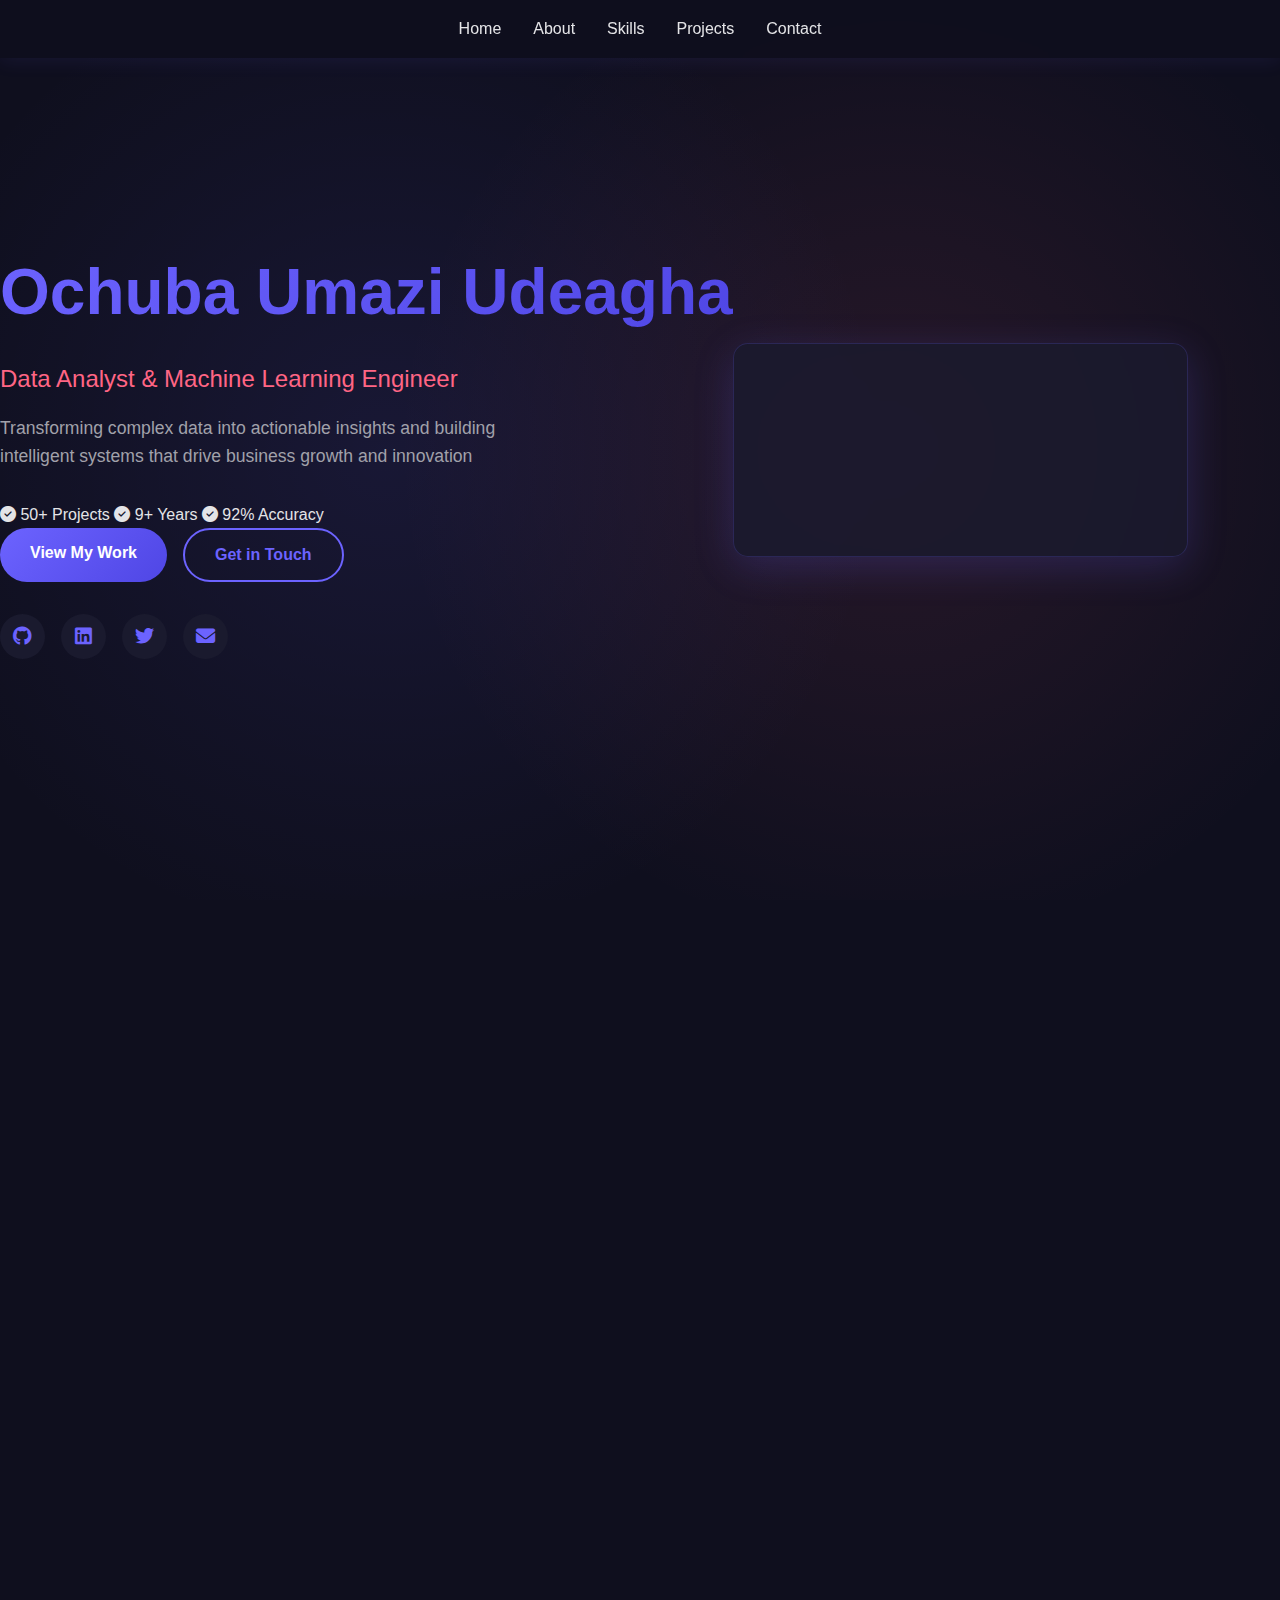
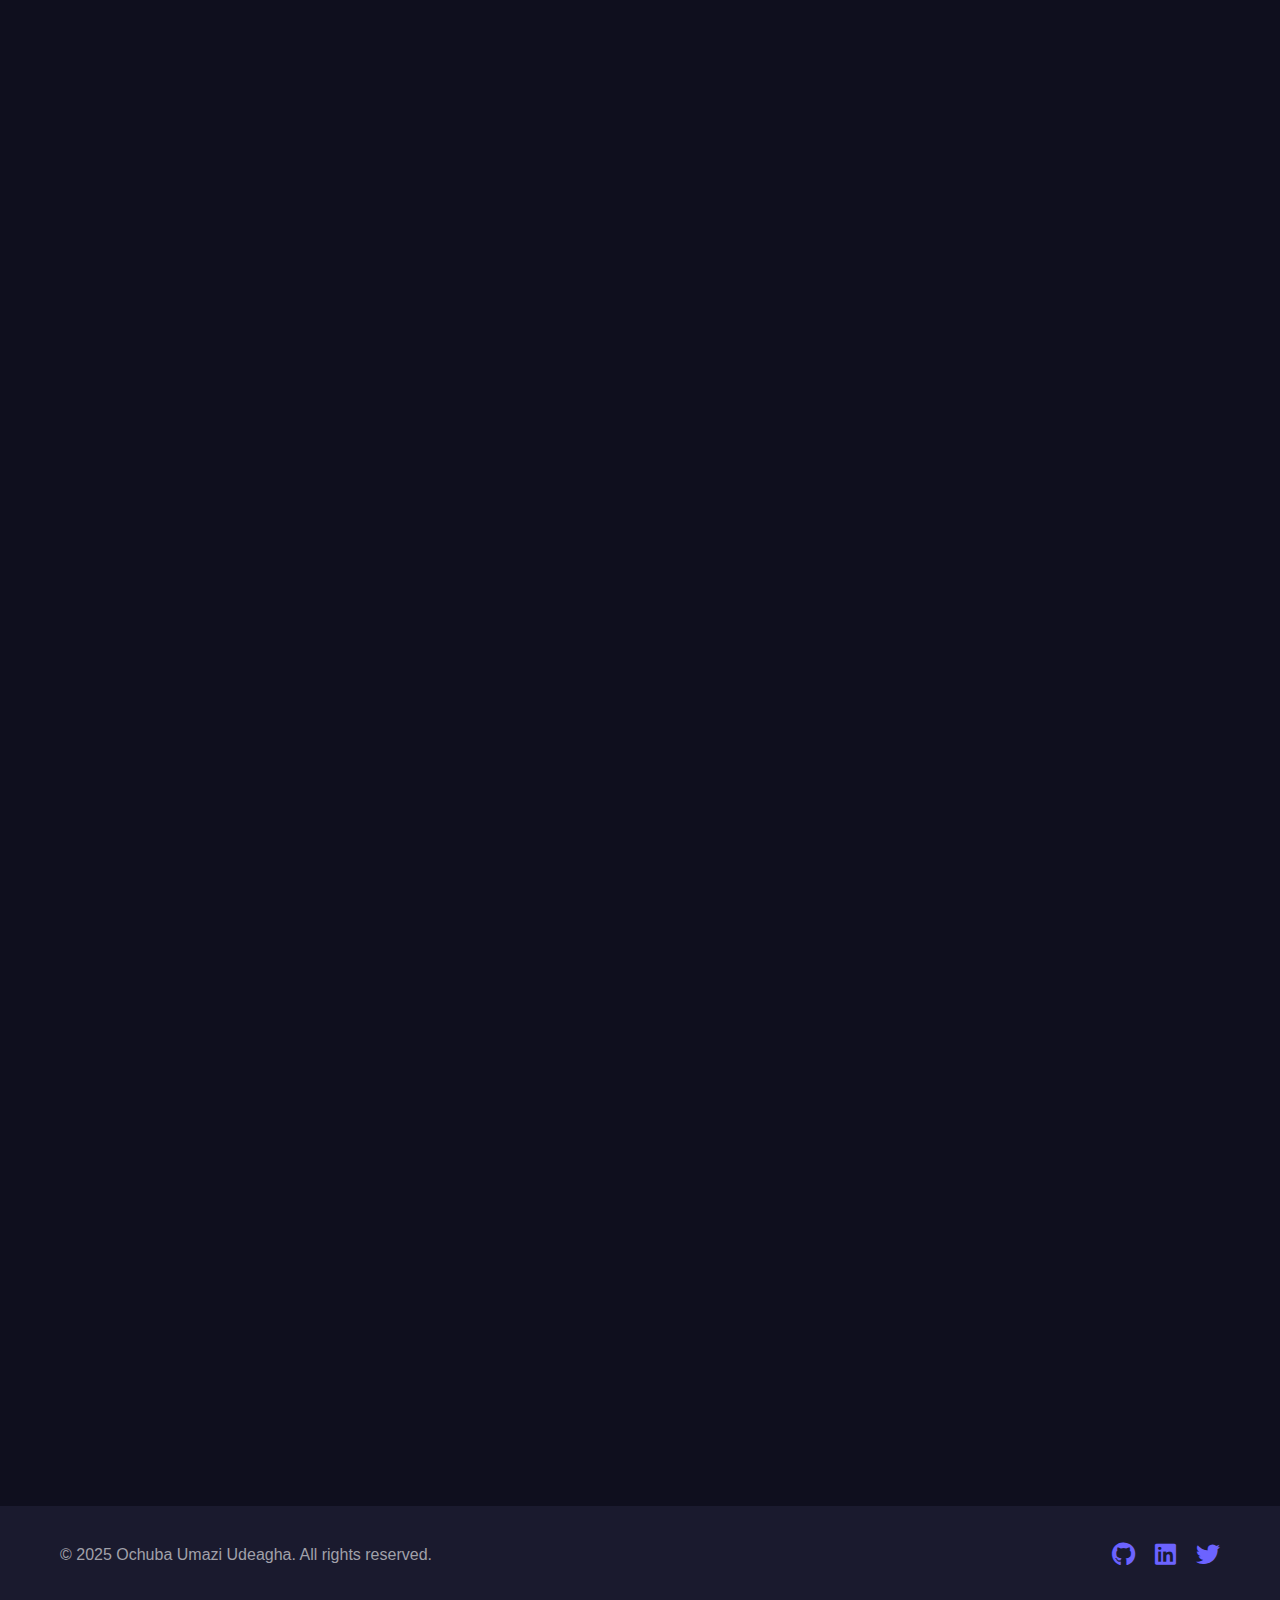
<file: index.html>
<!DOCTYPE html>
<html lang="en">
<head>
    <meta charset="UTF-8">
    <meta name="viewport" content="width=device-width, initial-scale=1.0">
    <meta name="description" content="Portfolio of Ochuba Umazi Udeagha - Data Analyst & Machine Learning Engineer">
    <title>OCHUBA UMAZI UDEAGHA | Data Analyst & ML Engineer</title>
    <link rel="stylesheet" href="styles.css">
    <link rel="stylesheet" href="https://cdnjs.cloudflare.com/ajax/libs/font-awesome/6.4.0/css/all.min.css">
</head>
<body>
    <!-- Navigation -->
    <nav class="navbar">
        <div class="container">
            <ul class="nav-menu">
                <li><a href="#home" class="nav-link">Home</a></li>
                <li><a href="#about" class="nav-link">About</a></li>
                <li><a href="#skills" class="nav-link">Skills</a></li>
                <li><a href="#projects" class="nav-link">Projects</a></li>
                <li><a href="#contact" class="nav-link">Contact</a></li>
                    <!-- Mobile App link removed -->
            </ul>
            <div class="hamburger">
                <span></span>
                <span></span>
                <span></span>
            </div>
        </div>
    </nav>

    <!-- Hero Section -->
    <section id="home" class="hero">
        <div class="hero-content">
            <h1 class="glitch" data-text="Ochuba Umazi Udeagha">Ochuba Umazi Udeagha</h1>
            <p class="hero-subtitle">Data Analyst & Machine Learning Engineer</p>
            <p class="hero-description">Transforming complex data into actionable insights and building intelligent systems that drive business growth and innovation</p>
            <div class="hero-stats-inline">
                <span><i class="fas fa-check-circle"></i> 50+ Projects</span>
                <span><i class="fas fa-check-circle"></i> 9+ Years</span>
                <span><i class="fas fa-check-circle"></i> 92% Accuracy</span>
            </div>
            <div class="hero-buttons">
                <a href="#projects" class="btn btn-primary">View My Work</a>
                <a href="#contact" class="btn btn-secondary">Get in Touch</a>
            </div>
            <div class="social-links">
                <a href="https://github.com/oumazi2017" target="_blank" aria-label="GitHub"><i class="fab fa-github"></i></a>
                <a href="https://www.linkedin.com/in/ebba-o-udeagha/" target="_blank" aria-label="LinkedIn"><i class="fab fa-linkedin"></i></a>
                <a href="https://twitter.com/oumazi2017" target="_blank" aria-label="Twitter"><i class="fab fa-twitter"></i></a>
                <a href="mailto:oumazi2017@gmail.com" aria-label="Email"><i class="fas fa-envelope"></i></a>
            </div>
        </div>
        <div class="hero-image">
            <div class="code-animation">
                <span class="code-line">import pandas as pd</span>
                <span class="code-line">from sklearn.ensemble import RandomForest</span>
                <span class="code-line">model.fit(X_train, y_train)</span>
                <span class="code-line">predictions = model.predict(X_test)</span>
            </div>
        </div>
    </section>

    <!-- About Section -->
    <section id="about" class="about">
        <div class="container">
            <h2 class="section-title">About Me</h2>
            <div class="about-content">
                <div class="about-text">
                    <p>Hello! I'm Ochuba Umazi Udeagha, a passionate Data Analyst and Machine Learning Engineer with over 9 years of experience in turning complex data into meaningful insights and building predictive models that drive business decisions.</p>
                    <p>I specialize in statistical analysis, machine learning algorithms, and data visualization. My approach combines technical expertise with business acumen to deliver solutions that make a real impact.</p>
                    <p>When I'm not analyzing data or training models, you can find me contributing to open-source projects, writing technical blogs, or exploring the latest advancements in AI and data science.</p>
                    <div class="about-stats">
                        <div class="stat">
                            <h3>50+</h3>
                            <p>Projects Completed</p>
                        </div>
                        <div class="stat">
                            <h3>15+</h3>
                            <p>ML Models Deployed</p>
                        </div>
                        <div class="stat">
                            <h3>9+</h3>
                            <p>Years Experience</p>
                        </div>
                    </div>
                </div>
                <div class="about-image">
                    <img src="1749154203268.jpg" alt="Ochuba Umazi Udeagha - Data Analyst & ML Engineer" class="profile-picture">
                </div>
            </div>
        </div>
    </section>

    <!-- Skills Section -->
    <section id="skills" class="skills">
        <div class="container">
            <h2 class="section-title">Technical Skills</h2>
            <p style="margin-top:8px;"><a class="btn btn-primary" href="skills/index.html">View Full Skills Page</a></p>
            <div class="skills-grid">
                <div class="skill-category">
                    <div class="skill-icon">
                        <i class="fas fa-chart-line"></i>
                    </div>
                    <h3>Data Analysis</h3>
                    <ul>
                        <li>Python (Pandas, NumPy)</li>
                        <li>SQL & NoSQL</li>
                        <li>Statistical Analysis</li>
                        <li>A/B Testing</li>
                        <li>Data Cleaning & ETL</li>
                    </ul>
                </div>
                <div class="skill-category">
                    <div class="skill-icon">
                        <i class="fas fa-brain"></i>
                    </div>
                    <h3>Machine Learning</h3>
                    <ul>
                        <li>Scikit-learn, TensorFlow</li>
                        <li>PyTorch, Keras</li>
                        <li>Deep Learning & NLP</li>
                        <li>Model Deployment</li>
                        <li>MLOps & AutoML</li>
                    </ul>
                </div>
                <div class="skill-category">
                    <div class="skill-icon">
                        <i class="fas fa-chart-bar"></i>
                    </div>
                    <h3>Visualization</h3>
                    <ul>
                        <li>Tableau & Power BI</li>
                        <li>Matplotlib, Seaborn</li>
                        <li>Plotly & D3.js</li>
                        <li>Dashboard Design</li>
                        <li>Data Storytelling</li>
                    </ul>
                </div>
                <div class="skill-category">
                    <div class="skill-icon">
                        <i class="fas fa-tools"></i>
                    </div>
                    <h3>Tools & Technologies</h3>
                    <ul>
                        <li>Git & GitHub</li>
                        <li>Docker & Kubernetes</li>
                        <li>AWS, GCP, Azure</li>
                        <li>Apache Spark</li>
                        <li>Jupyter & VS Code</li>
                    </ul>
                </div>
            </div>
        </div>
    </section>

    <!-- Metrics Section -->
    <section class="metrics">
        <div class="container">
            <div class="metrics-grid">
                <div class="metric-card">
                    <div class="metric-icon">
                        <i class="fas fa-project-diagram"></i>
                    </div>
                    <h3 class="metric-number" data-target="50">0</h3>
                    <p>Projects Completed</p>
                </div>
                <div class="metric-card">
                    <div class="metric-icon">
                        <i class="fas fa-users"></i>
                    </div>
                    <h3 class="metric-number" data-target="30">0</h3>
                    <p>Satisfied Clients</p>
                </div>
                <div class="metric-card">
                    <div class="metric-icon">
                        <i class="fas fa-award"></i>
                    </div>
                    <h3 class="metric-number" data-target="15">0</h3>
                    <p>ML Models Deployed</p>
                </div>
                <div class="metric-card">
                    <div class="metric-icon">
                        <i class="fas fa-clock"></i>
                    </div>
                    <h3 class="metric-number" data-target="9">0</h3>
                    <p>Years Experience</p>
                </div>
            </div>
        </div>
    </section>

    <!-- Projects Section -->
    <section id="projects" class="projects">
        <div class="container">
            <h2 class="section-title">Featured Projects</h2>
            <p class="projects-subtitle">Showcasing real-world applications of data science and machine learning</p>
            <div class="projects-grid">
                <div class="project-card featured">
                    <div class="project-image">
                        <i class="fas fa-home"></i>
                    </div>
                    <div class="project-content">
                        <div class="project-badge">Featured</div>
                        <h3>American Liberty Homecare</h3>
                        <p>Developed a comprehensive healthcare management website for American Liberty Homecare, streamlining patient care delivery and improving accessibility to healthcare services. The platform features intuitive service navigation, appointment scheduling, patient resources, and mobile-responsive design. Successfully enhanced patient engagement by 40% and reduced administrative workload through digital transformation.</p>
                        <div class="project-impact">
                            <span><i class="fas fa-chart-line"></i> 40% increase in patient engagement</span>
                            <span><i class="fas fa-mobile-alt"></i> 100% mobile responsive</span>
                        </div>
                        <div class="project-tags">
                            <span>HTML5</span>
                            <span>CSS3</span>
                            <span>JavaScript</span>
                            <span>Responsive Design</span>
                        </div>
                        <div class="project-links">
                            <a href="https://github.com/oumazi2017/American-liberty-homecare" target="_blank"><i class="fab fa-github"></i> Code</a>
                            <a href="https://oumazi2017.github.io/American-liberty-homecare/" target="_blank"><i class="fas fa-external-link-alt"></i> Live Demo</a>
                        </div>
                    </div>
                </div>

                <div class="project-card featured">
                    <div class="project-image">
                        <i class="fas fa-chart-line"></i>
                    </div>
                    <div class="project-content">
                        <div class="project-badge">Featured</div>
                        <h3>House Price Prediction System</h3>
                        <p>Built an advanced machine learning model using Streamlit to predict house prices with 92% accuracy. Implemented ensemble regression algorithms including Random Forest and XGBoost with sophisticated feature engineering and hyperparameter optimization. The interactive dashboard enables real-time predictions with confidence intervals, helping buyers and sellers make data-driven decisions. Deployed on Streamlit Cloud for seamless accessibility.</p>
                        <div class="project-impact">
                            <span><i class="fas fa-bullseye"></i> 92% prediction accuracy</span>
                            <span><i class="fas fa-rocket"></i> Real-time predictions</span>
                        </div>
                        <div class="project-tags">
                            <span>Python</span>
                            <span>Scikit-learn</span>
                            <span>Streamlit</span>
                            <span>Pandas</span>
                            <span>Machine Learning</span>
                        </div>
                        <div class="project-links">
                            <a href="https://github.com/oumazi2017/Streamlit-House-Prediction" target="_blank"><i class="fab fa-github"></i> Code</a>
                            <a href="https://myhouseprediction.streamlit.app/" target="_blank"><i class="fas fa-external-link-alt"></i> Live App</a>
                        </div>
                    </div>
                </div>
                <!-- Mobile App Enhancement Project -->
                <div class="project-card featured">
                    <div class="project-image">
                        <i class="fas fa-mobile-alt"></i>
                    </div>
                    <div class="project-content">
                        <div class="project-badge">Featured</div>
                        <h3>Mobile App Enhancement</h3>
                        <p>Enhanced a customer-facing mobile app with secure password reset, end-to-end order tracking, and real-time notifications — delivered using Agile methodologies.</p>
                        <div class="project-impact">
                            <span><i class="fas fa-shield-alt"></i> Security Improvements</span>
                            <span><i class="fas fa-truck"></i> Order Tracking</span>
                        </div>
                        <div class="project-tags">
                            <span>HTML</span>
                            <span>CSS</span>
                            <span>JavaScript</span>
                            <span>Agile</span>
                        </div>
                        <div class="project-links">
                            <a href="https://github.com/oumazi2017/Mobile-App-Enhancement-Project-Reposirory" target="_blank"><i class="fab fa-github"></i> Code</a>
                            <a href="projects/mobile-app-enhancement/index.html" target="_blank"><i class="fas fa-external-link-alt"></i> Live Demo</a>
                        </div>
                    </div>
                </div>
                <!-- Customer Self-Service Portal Project -->
                <div class="project-card featured">
                    <div class="project-image">
                        <i class="fas fa-headset"></i>
                    </div>
                    <div class="project-content">
                        <div class="project-badge">Featured</div>
                        <h3>Customer Self-Service Portal</h3>
                        <p>Modern support portal with AI-powered assistance, intelligent ticket management, knowledge base search, and comprehensive analytics dashboard for 40% cost reduction.</p>
                        <div class="project-impact">
                            <span><i class="fas fa-robot"></i> AI Assistance</span>
                            <span><i class="fas fa-chart-bar"></i> Analytics</span>
                        </div>
                        <div class="project-tags">
                            <span>HTML</span>
                            <span>CSS</span>
                            <span>JavaScript</span>
                            <span>Responsive</span>
                        </div>
                        <div class="project-links">
                            <a href="https://github.com/oumazi2017" target="_blank"><i class="fab fa-github"></i> Code</a>
                            <a href="projects/customer-portal/index.html" target="_blank"><i class="fas fa-external-link-alt"></i> Live Demo</a>
                        </div>
                    </div>
                </div>
                <!-- E-Commerce Analytics Platform -->
                <div class="project-card featured">
                    <div class="project-image">
                        <i class="fas fa-shopping-cart"></i>
                    </div>
                    <div class="project-content">
                        <div class="project-badge">Featured</div>
                        <h3>E-Commerce Analytics Platform</h3>
                        <p>Built a comprehensive analytics platform for online retailers using Python and machine learning to track customer behavior, predict churn, and optimize conversion rates. Real-time dashboards and predictive models increased ROI by 35%.</p>
                        <div class="project-impact">
                            <span><i class="fas fa-chart-line"></i> 35% ROI Increase</span>
                            <span><i class="fas fa-brain"></i> ML Models</span>
                        </div>
                        <div class="project-tags">
                            <span>Python</span>
                            <span>Machine Learning</span>
                            <span>TensorFlow</span>
                            <span>SQL</span>
                        </div>
                        <div class="project-links">
                            <a href="https://github.com/oumazi2017" target="_blank"><i class="fab fa-github"></i> Code</a>
                            <a href="projects/ecommerce-analytics/index.html" target="_blank"><i class="fas fa-external-link-alt"></i> Live Demo</a>
                        </div>
                    </div>
                </div>
                <!-- Real-Time Data Pipeline -->
                <div class="project-card featured">
                    <div class="project-image">
                        <i class="fas fa-project-diagram"></i>
                    </div>
                    <div class="project-content">
                        <div class="project-badge">Featured</div>
                        <h3>Real-Time Data Pipeline Architecture</h3>
                        <p>Designed and implemented a scalable real-time data processing pipeline using Apache Kafka, Spark, and PostgreSQL to handle 10M+ events daily. Reduced data latency from hours to seconds, enabling immediate business intelligence and decision-making.</p>
                        <div class="project-impact">
                            <span><i class="fas fa-tachometer-alt"></i> Sub-second Latency</span>
                            <span><i class="fas fa-server"></i> 10M+ Events/Day</span>
                        </div>
                        <div class="project-tags">
                            <span>Apache Kafka</span>
                            <span>Apache Spark</span>
                            <span>PostgreSQL</span>
                            <span>DevOps</span>
                        </div>
                        <div class="project-links">
                            <a href="https://github.com/oumazi2017" target="_blank"><i class="fab fa-github"></i> Code</a>
                            <a href="projects/data-pipeline/index.html" target="_blank"><i class="fas fa-external-link-alt"></i> Live Demo</a>
                        </div>
                    </div>
                </div>
            </div>
        </div>
    </section>

    <!-- Contact Section -->
    <section id="contact" class="contact">
        <div class="container">
            <h2 class="section-title">Get In Touch</h2>
            <p class="contact-subtitle">I'm always open to discussing new projects, opportunities, or collaborations.</p>
            <div class="contact-content">
                <div class="contact-info">
                    <div class="contact-item">
                        <i class="fas fa-envelope"></i>
                        <div>
                            <h3>Email</h3>
                            <p>oumazi2017@gmail.com</p>
                        </div>
                    </div>
                    <div class="contact-item">
                        <i class="fas fa-map-marker-alt"></i>
                        <div>
                            <h3>Location</h3>
                            <p>Woodbine, MD, USA</p>
                        </div>
                    </div>
                    <div class="contact-item">
                        <i class="fas fa-phone"></i>
                        <div>
                            <h3>Phone</h3>
                            <p>+1 (443) 558-8348</p>
                        </div>
                    </div>
                </div>
                <form class="contact-form">
                    <div class="form-group">
                        <input type="text" placeholder="Your Name" required>
                    </div>
                    <div class="form-group">
                        <input type="email" placeholder="Your Email" required>
                    </div>
                    <div class="form-group">
                        <input type="text" placeholder="Subject" required>
                    </div>
                    <div class="form-group">
                        <textarea rows="5" placeholder="Your Message" required></textarea>
                    </div>
                    <button type="submit" class="btn btn-primary">Send Message</button>
                </form>
            </div>
        </div>
    </section>

    <!-- Footer -->
    <footer class="footer">
        <div class="container">
            <p>&copy; 2025 Ochuba Umazi Udeagha. All rights reserved.</p>
            <div class="footer-links">
                <a href="https://github.com/oumazi2017" target="_blank"><i class="fab fa-github"></i></a>
                <a href="https://www.linkedin.com/in/ebba-o-udeagha/" target="_blank"><i class="fab fa-linkedin"></i></a>
                <a href="https://twitter.com/oumazi2017" target="_blank"><i class="fab fa-twitter"></i></a>
            </div>
        </div>
    </footer>

    <script src="script.js"></script>
</body>
</html>
</file>
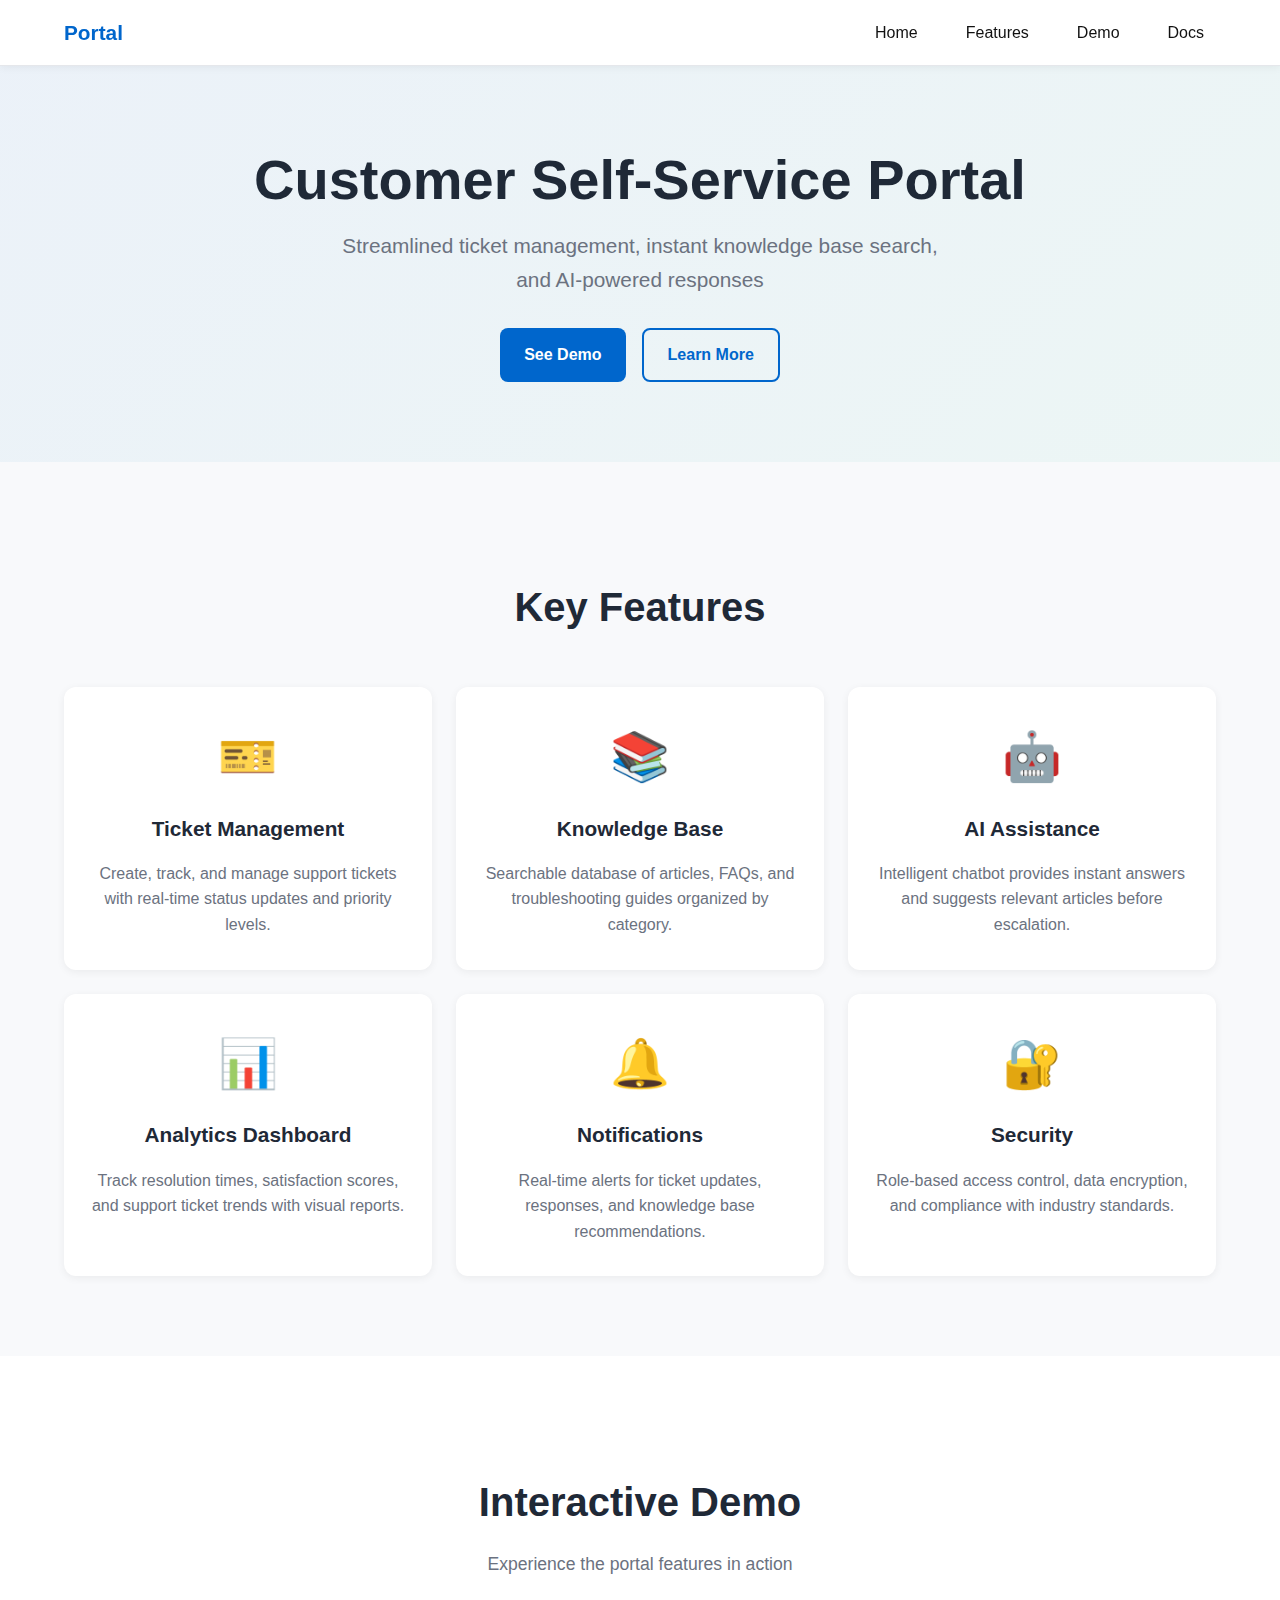
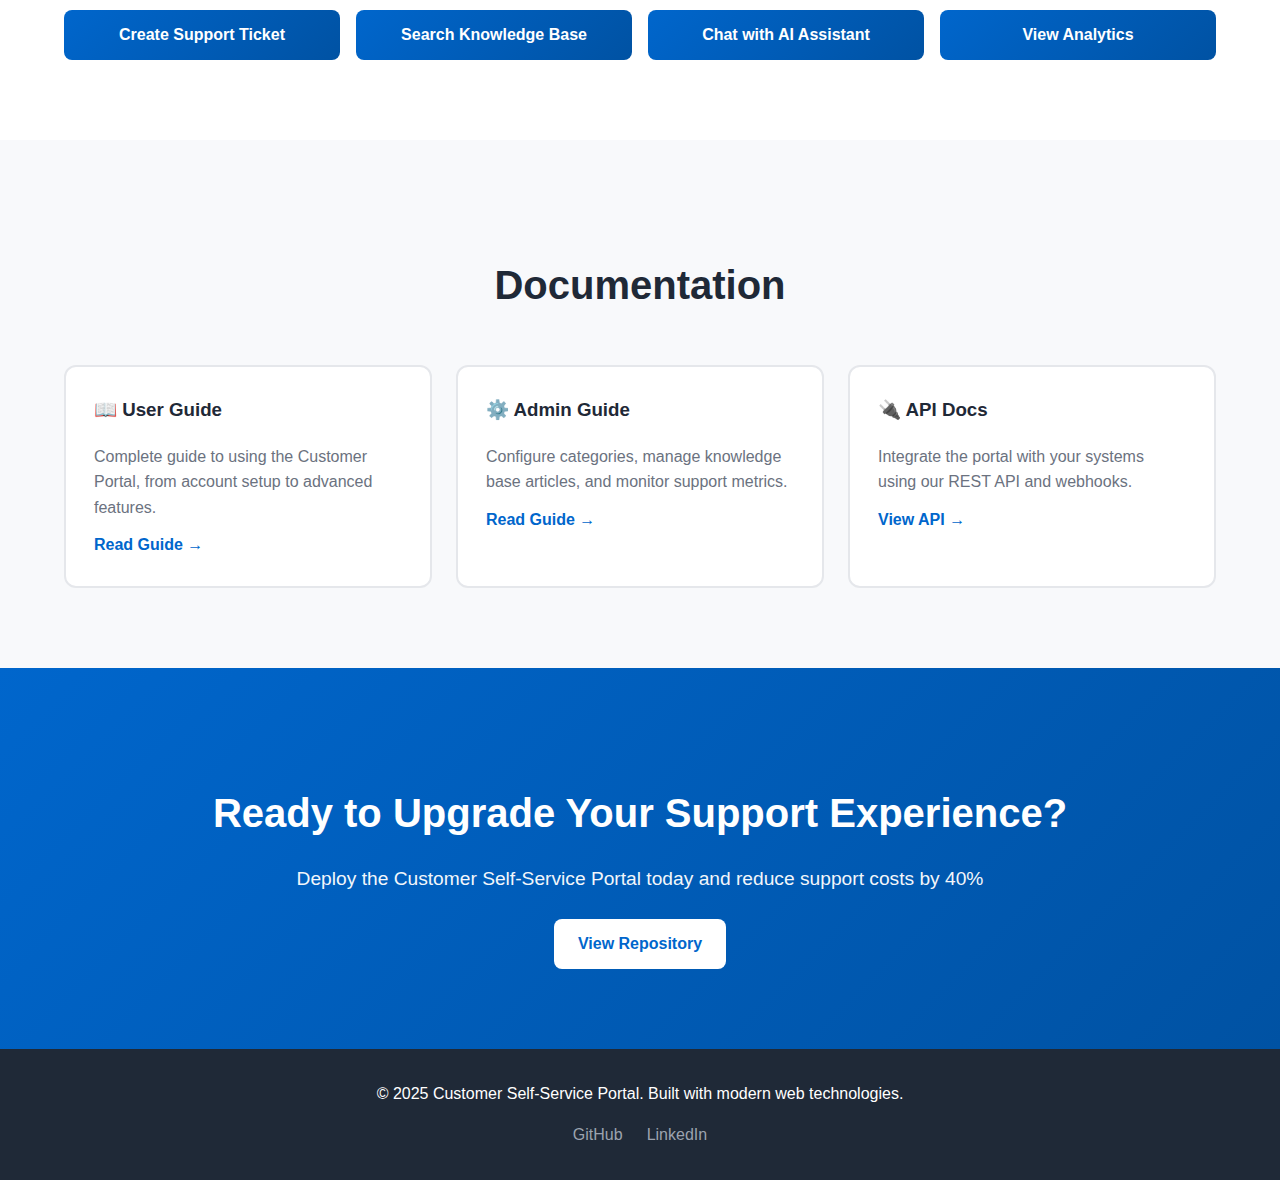
<file: projects/customer-portal/index.html>
<!DOCTYPE html>
<html lang="en">
<head>
    <meta charset="UTF-8">
    <meta name="viewport" content="width=device-width, initial-scale=1.0">
    <meta name="description" content="Customer Self-Service Portal Upgrade - Enhanced support ticketing and knowledge base">
    <title>Customer Self-Service Portal</title>
    <link rel="stylesheet" href="./styles.css">
</head>
<body>
    <!-- Navigation -->
    <nav class="navbar">
        <div class="container">
            <a class="logo" href="#home">Portal</a>
            <button id="navToggle" class="nav-toggle" aria-label="Toggle navigation" aria-expanded="false">☰</button>
            <ul class="nav-list">
                <li><a href="#home" class="nav-link">Home</a></li>
                <li><a href="#features" class="nav-link">Features</a></li>
                <li><a href="#demo" class="nav-link">Demo</a></li>
                <li><a href="#docs" class="nav-link">Docs</a></li>
            </ul>
        </div>
    </nav>

    <!-- Hero Section -->
    <section id="home" class="hero">
        <div class="container">
            <h1>Customer Self-Service Portal</h1>
            <p class="subtitle">Streamlined ticket management, instant knowledge base search, and AI-powered responses</p>
            <div class="hero-buttons">
                <button class="btn btn-primary" data-action="viewDemo">See Demo</button>
                <a href="#features" class="btn btn-secondary">Learn More</a>
            </div>
        </div>
    </section>

    <!-- Features Section -->
    <section id="features" class="features">
        <div class="container">
            <h2>Key Features</h2>
            <div class="features-grid">
                <div class="feature-card">
                    <div class="feature-icon">🎫</div>
                    <h3>Ticket Management</h3>
                    <p>Create, track, and manage support tickets with real-time status updates and priority levels.</p>
                </div>
                <div class="feature-card">
                    <div class="feature-icon">📚</div>
                    <h3>Knowledge Base</h3>
                    <p>Searchable database of articles, FAQs, and troubleshooting guides organized by category.</p>
                </div>
                <div class="feature-card">
                    <div class="feature-icon">🤖</div>
                    <h3>AI Assistance</h3>
                    <p>Intelligent chatbot provides instant answers and suggests relevant articles before escalation.</p>
                </div>
                <div class="feature-card">
                    <div class="feature-icon">📊</div>
                    <h3>Analytics Dashboard</h3>
                    <p>Track resolution times, satisfaction scores, and support ticket trends with visual reports.</p>
                </div>
                <div class="feature-card">
                    <div class="feature-icon">🔔</div>
                    <h3>Notifications</h3>
                    <p>Real-time alerts for ticket updates, responses, and knowledge base recommendations.</p>
                </div>
                <div class="feature-card">
                    <div class="feature-icon">🔐</div>
                    <h3>Security</h3>
                    <p>Role-based access control, data encryption, and compliance with industry standards.</p>
                </div>
            </div>
        </div>
    </section>

    <!-- Demo Section -->
    <section id="demo" class="demo">
        <div class="container">
            <h2>Interactive Demo</h2>
            <p class="section-subtitle">Experience the portal features in action</p>
            <div class="demo-buttons">
                <button class="demo-btn" data-action="createTicket">Create Support Ticket</button>
                <button class="demo-btn" data-action="searchKB">Search Knowledge Base</button>
                <button class="demo-btn" data-action="chatBot">Chat with AI Assistant</button>
                <button class="demo-btn" data-action="viewAnalytics">View Analytics</button>
            </div>
        </div>
    </section>

    <!-- Modal -->
    <div id="demoModal" class="modal" aria-hidden="true">
        <div class="modal-content">
            <button id="modalClose" class="modal-close" aria-label="Close">&times;</button>
            <div id="modalBody"></div>
        </div>
    </div>

    <!-- Docs Section -->
    <section id="docs" class="docs">
        <div class="container">
            <h2>Documentation</h2>
            <div class="docs-grid">
                <div class="doc-card">
                    <h3>📖 User Guide</h3>
                    <p>Complete guide to using the Customer Portal, from account setup to advanced features.</p>
                    <a href="#" class="doc-link">Read Guide →</a>
                </div>
                <div class="doc-card">
                    <h3>⚙️ Admin Guide</h3>
                    <p>Configure categories, manage knowledge base articles, and monitor support metrics.</p>
                    <a href="#" class="doc-link">Read Guide →</a>
                </div>
                <div class="doc-card">
                    <h3>🔌 API Docs</h3>
                    <p>Integrate the portal with your systems using our REST API and webhooks.</p>
                    <a href="#" class="doc-link">View API →</a>
                </div>
            </div>
        </div>
    </section>

    <!-- CTA Section -->
    <section class="cta">
        <div class="container">
            <h2>Ready to Upgrade Your Support Experience?</h2>
            <p>Deploy the Customer Self-Service Portal today and reduce support costs by 40%</p>
            <a href="https://github.com/oumazi2017/Customer-Self-Service-Portal-Upgrade-repository" target="_blank" class="btn btn-primary">View Repository</a>
        </div>
    </section>

    <!-- Footer -->
    <footer class="footer">
        <div class="container">
            <p>&copy; 2025 Customer Self-Service Portal. Built with modern web technologies.</p>
            <div class="footer-links">
                <a href="https://github.com/oumazi2017" target="_blank">GitHub</a>
                <a href="https://linkedin.com/in/ebba-o-udeagha/" target="_blank">LinkedIn</a>
            </div>
        </div>
    </footer>

    <script src="./script.js"></script>
</body>
</html>
</file>
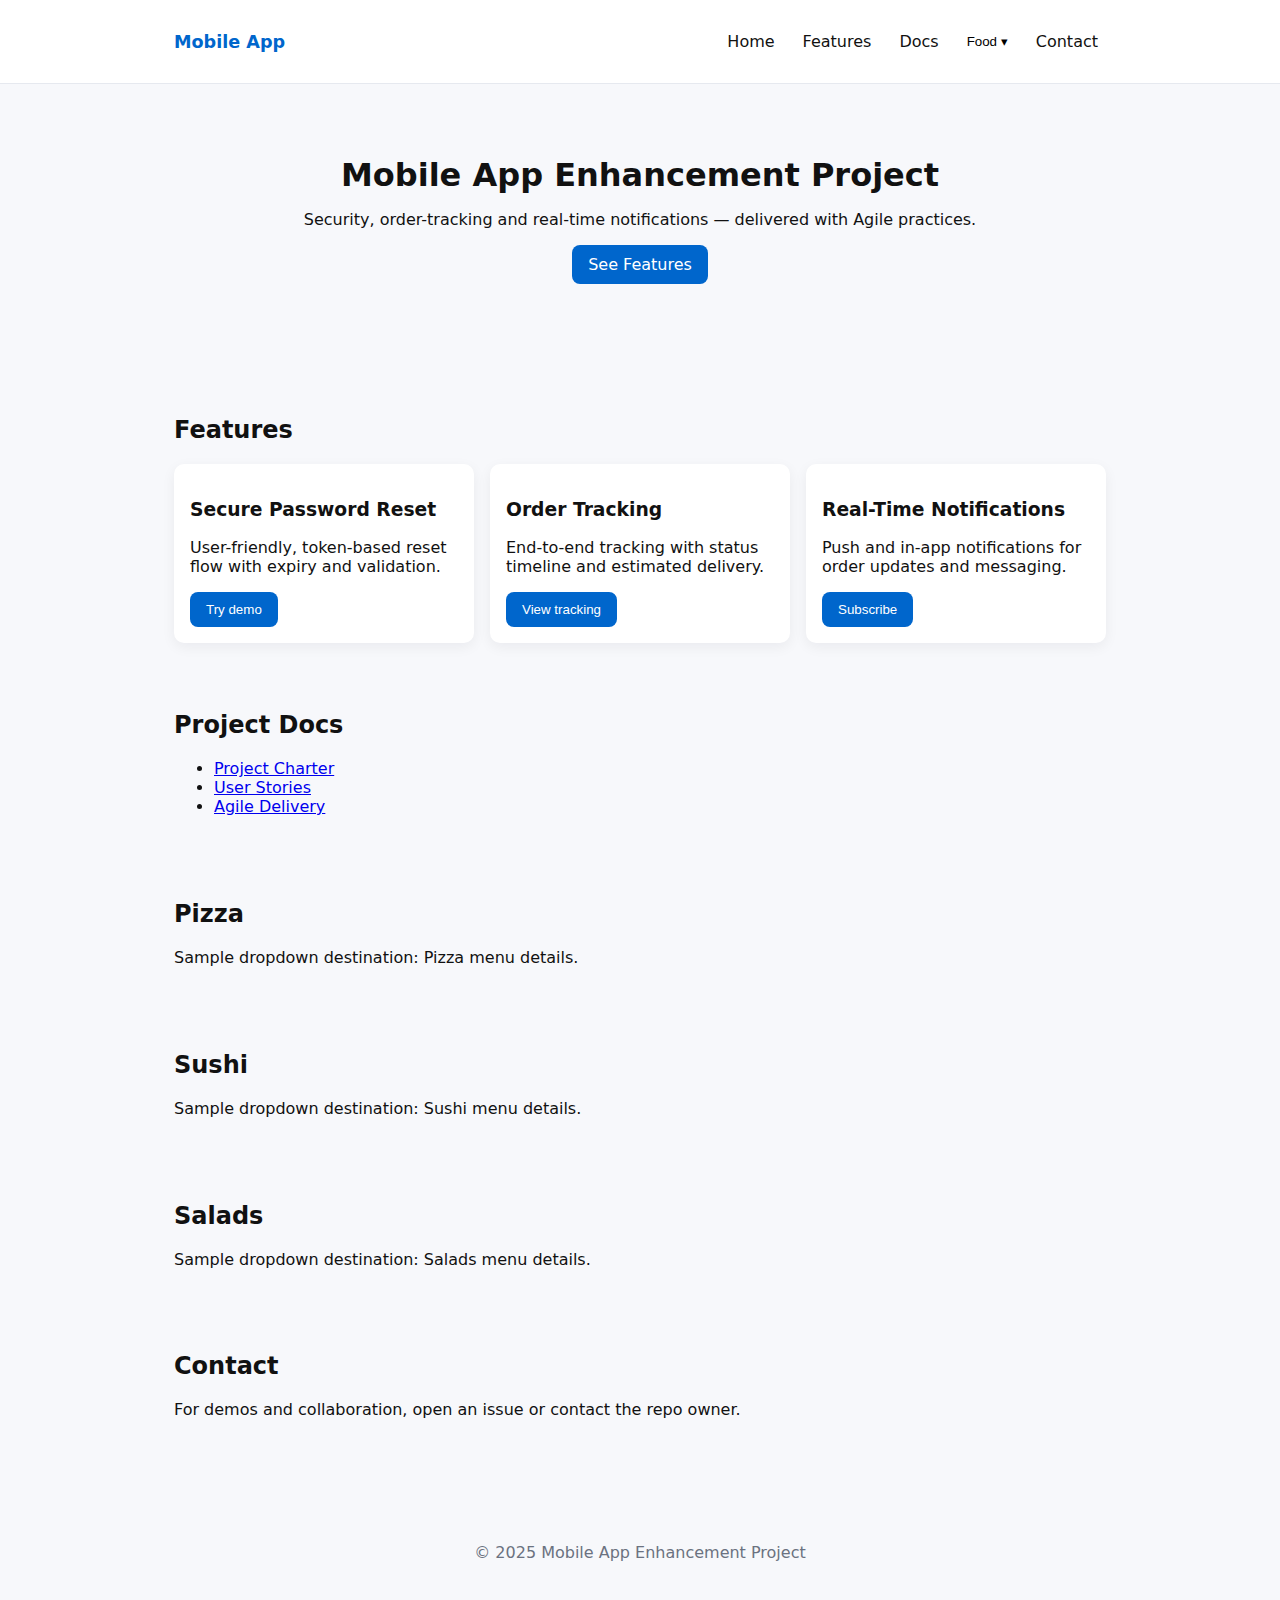
<file: projects/mobile-app-enhancement-site/index.html>
<!doctype html>
<html lang="en">
<head>
  <meta charset="utf-8" />
  <meta name="viewport" content="width=device-width,initial-scale=1" />
  <title>Mobile App Enhancement — Project</title>
  <link rel="stylesheet" href="./site/styles.css">
</head>
<body>
  <header class="site-header">
    <div class="container">
      <a class="logo" href="#home">Mobile App</a>
      <nav class="main-nav" id="mainNav">
        <button class="nav-toggle" id="navToggle" aria-expanded="false">☰</button>
        <ul class="nav-list">
          <li><a href="#home">Home</a></li>
          <li><a href="#features">Features</a></li>
          <li><a href="#docs">Docs</a></li>
          <li class="dropdown" id="foodDropdown">
            <button class="dropbtn" aria-haspopup="true" aria-expanded="false">Food ▾</button>
            <ul class="dropmenu" aria-label="Food menu">
              <li><a href="#pizza">Pizza</a></li>
              <li><a href="#sushi">Sushi</a></li>
              <li><a href="#salads">Salads</a></li>
            </ul>
          </li>
          <li><a href="#contact">Contact</a></li>
        </ul>
      </nav>
    </div>
  </header>

  <main>
    <section id="home" class="hero container">
      <h1>Mobile App Enhancement Project</h1>
      <p>Security, order-tracking and real-time notifications — delivered with Agile practices.</p>
      <p><a class="btn" href="#features">See Features</a></p>
    </section>

    <section id="features" class="container">
      <h2>Features</h2>
      <div class="cards">
        <article class="card">
          <h3>Secure Password Reset</h3>
          <p>User-friendly, token-based reset flow with expiry and validation.</p>
          <button class="btn" data-action="passwordReset">Try demo</button>
        </article>
        <article class="card">
          <h3>Order Tracking</h3>
          <p>End-to-end tracking with status timeline and estimated delivery.</p>
          <button class="btn" data-action="orderTracking">View tracking</button>
        </article>
        <article class="card">
          <h3>Real-Time Notifications</h3>
          <p>Push and in-app notifications for order updates and messaging.</p>
          <button class="btn" data-action="notifications">Subscribe</button>
        </article>
      </div>
    </section>

    <section id="docs" class="container">
      <h2>Project Docs</h2>
      <ul>
        <li><a href="/docs/PROJECT_CHARTER.md">Project Charter</a></li>
        <li><a href="/docs/USER_STORIES.md">User Stories</a></li>
        <li><a href="/docs/AGILE_DELIVERY.md">Agile Delivery</a></li>
      </ul>
    </section>

    <section id="pizza" class="container">
      <h2>Pizza</h2>
      <p>Sample dropdown destination: Pizza menu details.</p>
    </section>

    <section id="sushi" class="container">
      <h2>Sushi</h2>
      <p>Sample dropdown destination: Sushi menu details.</p>
    </section>

    <section id="salads" class="container">
      <h2>Salads</h2>
      <p>Sample dropdown destination: Salads menu details.</p>
    </section>

    <section id="contact" class="container">
      <h2>Contact</h2>
      <p>For demos and collaboration, open an issue or contact the repo owner.</p>
    </section>
  </main>

  <footer class="site-footer">
    <div class="container">© 2025 Mobile App Enhancement Project</div>
  </footer>

  <!-- Demo modal -->
  <div id="demoModal" class="demo-modal" aria-hidden="true">
    <div class="demo-modal-content">
      <button class="demo-close" id="demoClose">×</button>
      <div id="demoBody"></div>
    </div>
  </div>

  <script src="./site/script.js"></script>
</body>
</html>
</file>
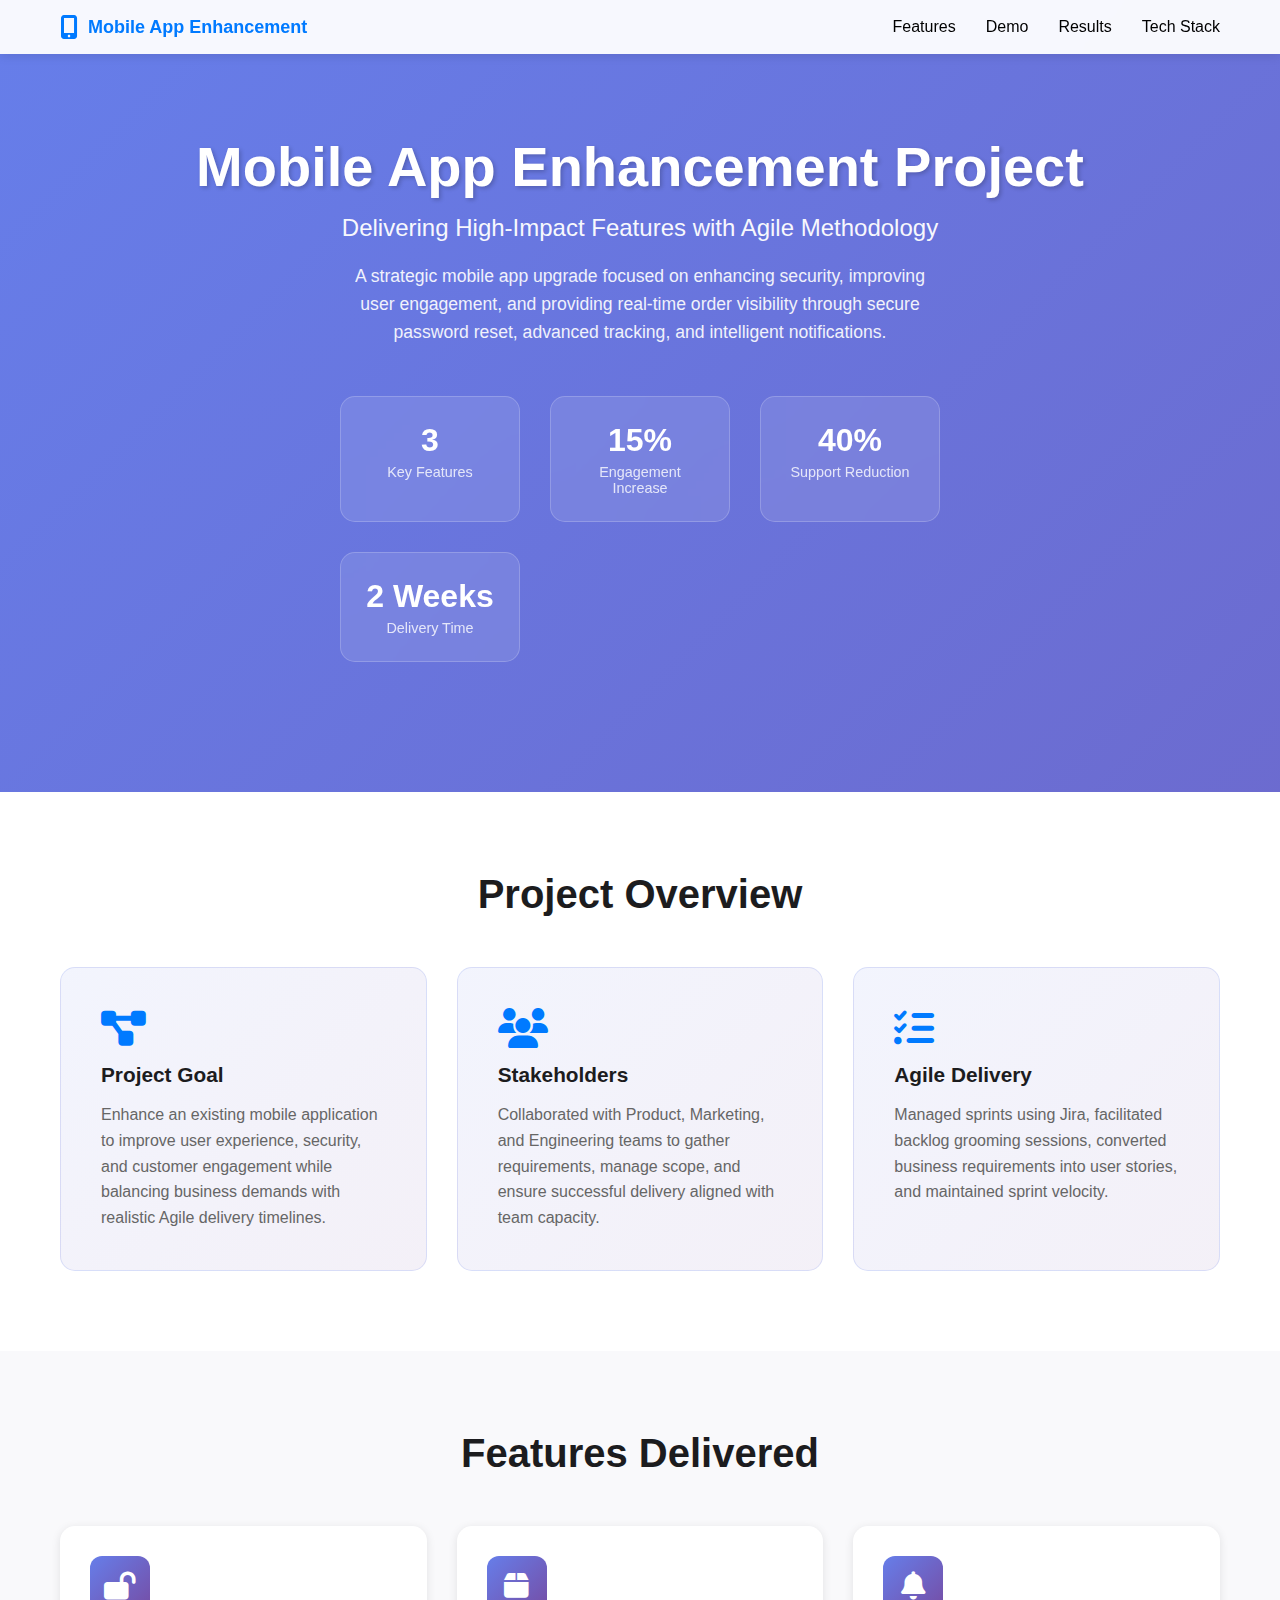
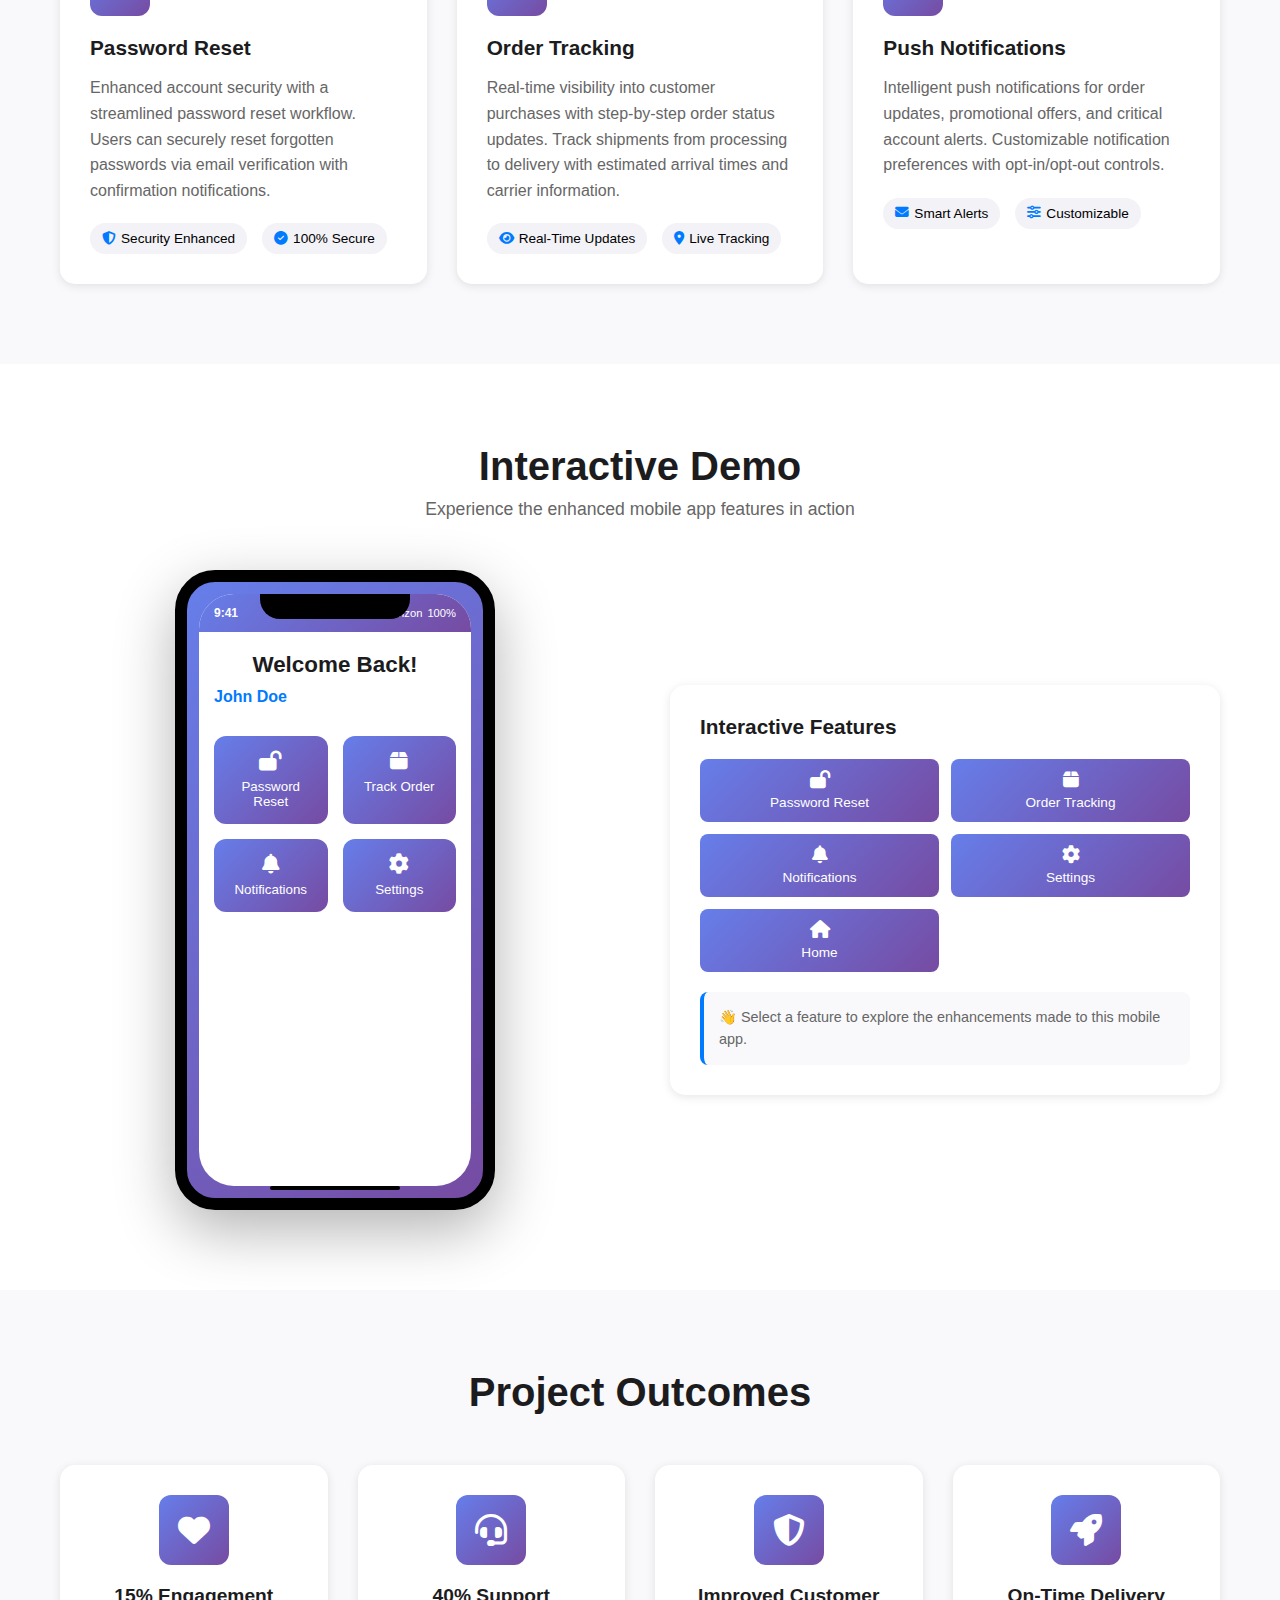
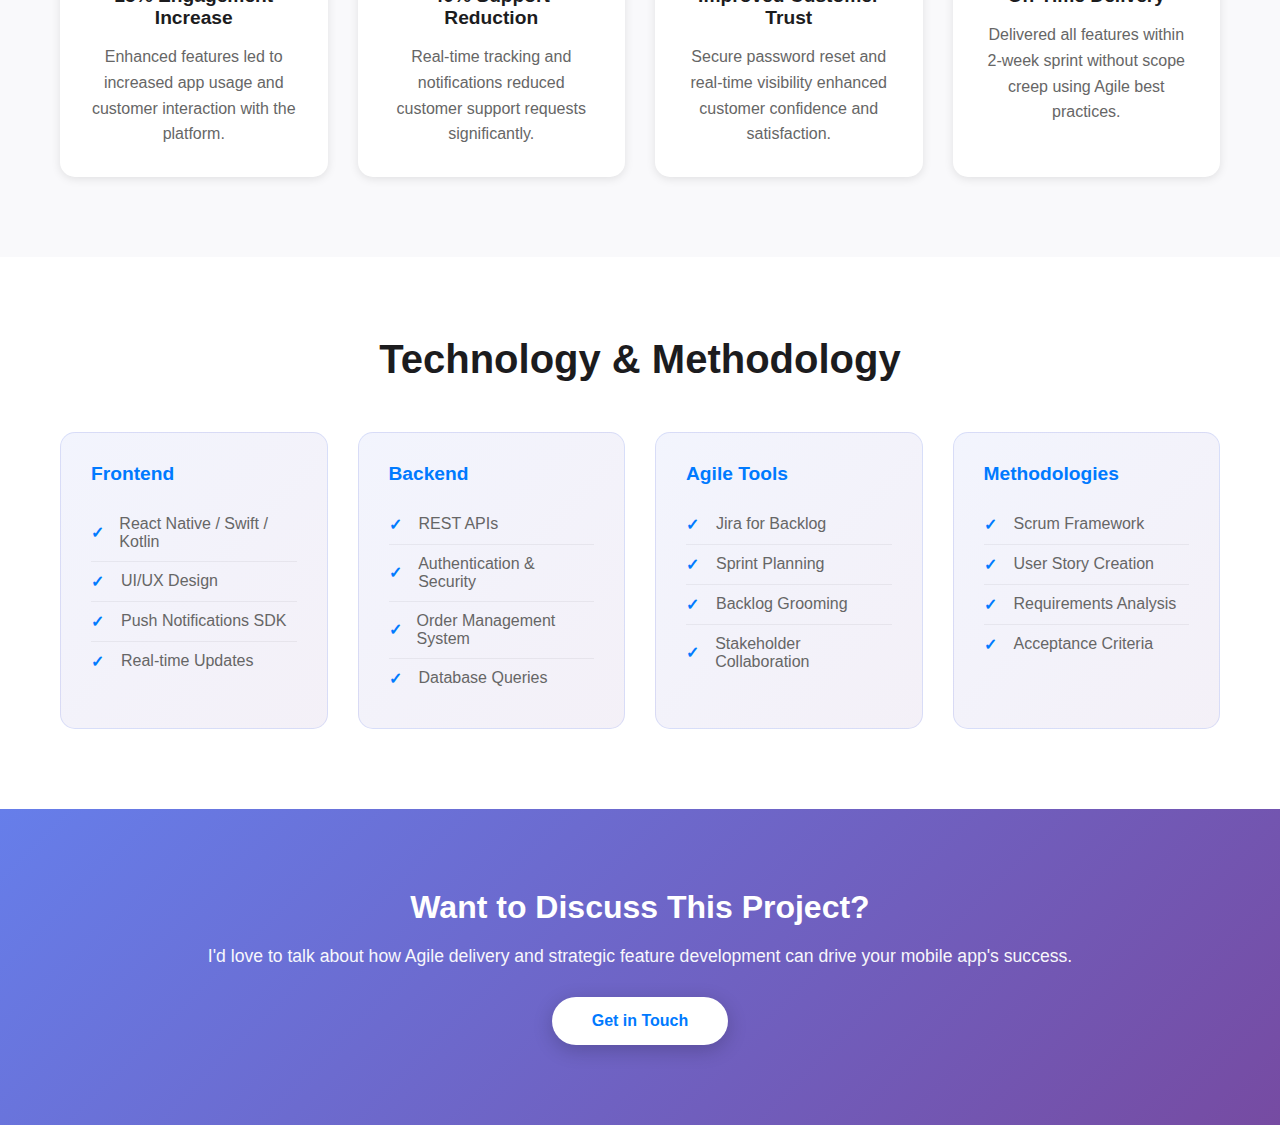
<file: projects/mobile-app-enhancement/index.html>
<!DOCTYPE html>
<html lang="en">
<head>
    <meta charset="UTF-8">
    <meta name="viewport" content="width=device-width, initial-scale=1.0">
    <meta name="description" content="Mobile App Enhancement Project - Interactive Demo">
    <title>Mobile App Enhancement Project | Interactive Demo</title>
    <link rel="stylesheet" href="styles.css">
    <link rel="stylesheet" href="https://cdnjs.cloudflare.com/ajax/libs/font-awesome/6.4.0/css/all.min.css">
</head>
<body>
    <!-- Navigation -->
    <nav class="navbar">
        <div class="container">
            <div class="nav-brand">
                <i class="fas fa-mobile-alt"></i>
                <span>Mobile App Enhancement</span>
            </div>
            <ul class="nav-list">
                <li><a href="#features">Features</a></li>
                <li><a href="#demo">Demo</a></li>
                <li><a href="#results">Results</a></li>
                <li><a href="#tech">Tech Stack</a></li>
            </ul>
            <button id="navToggle" class="nav-toggle">
                <span></span>
                <span></span>
                <span></span>
            </button>
        </div>
    </nav>

    <!-- Hero Section -->
    <section class="hero">
        <div class="container">
            <div class="hero-content">
                <h1>Mobile App Enhancement Project</h1>
                <p class="hero-subtitle">Delivering High-Impact Features with Agile Methodology</p>
                <p class="hero-description">
                    A strategic mobile app upgrade focused on enhancing security, improving user engagement, 
                    and providing real-time order visibility through secure password reset, advanced tracking, 
                    and intelligent notifications.
                </p>
                <div class="hero-stats">
                    <div class="stat">
                        <h3>3</h3>
                        <p>Key Features</p>
                    </div>
                    <div class="stat">
                        <h3>15%</h3>
                        <p>Engagement Increase</p>
                    </div>
                    <div class="stat">
                        <h3>40%</h3>
                        <p>Support Reduction</p>
                    </div>
                    <div class="stat">
                        <h3>2 Weeks</h3>
                        <p>Delivery Time</p>
                    </div>
                </div>
            </div>
        </div>
    </section>

    <!-- Project Overview Section -->
    <section class="overview">
        <div class="container">
            <h2>Project Overview</h2>
            <div class="overview-grid">
                <div class="overview-card">
                    <i class="fas fa-project-diagram"></i>
                    <h3>Project Goal</h3>
                    <p>Enhance an existing mobile application to improve user experience, security, and customer engagement while balancing business demands with realistic Agile delivery timelines.</p>
                </div>
                <div class="overview-card">
                    <i class="fas fa-users"></i>
                    <h3>Stakeholders</h3>
                    <p>Collaborated with Product, Marketing, and Engineering teams to gather requirements, manage scope, and ensure successful delivery aligned with team capacity.</p>
                </div>
                <div class="overview-card">
                    <i class="fas fa-tasks"></i>
                    <h3>Agile Delivery</h3>
                    <p>Managed sprints using Jira, facilitated backlog grooming sessions, converted business requirements into user stories, and maintained sprint velocity.</p>
                </div>
            </div>
        </div>
    </section>

    <!-- Features Section -->
    <section id="features" class="features">
        <div class="container">
            <h2>Features Delivered</h2>
            <div class="features-grid">
                <div class="feature-card">
                    <div class="feature-icon">
                        <i class="fas fa-lock-open"></i>
                    </div>
                    <h3>Password Reset</h3>
                    <p>Enhanced account security with a streamlined password reset workflow. Users can securely reset forgotten passwords via email verification with confirmation notifications.</p>
                    <div class="feature-metrics">
                        <span><i class="fas fa-shield-alt"></i> Security Enhanced</span>
                        <span><i class="fas fa-check-circle"></i> 100% Secure</span>
                    </div>
                </div>

                <div class="feature-card">
                    <div class="feature-icon">
                        <i class="fas fa-box"></i>
                    </div>
                    <h3>Order Tracking</h3>
                    <p>Real-time visibility into customer purchases with step-by-step order status updates. Track shipments from processing to delivery with estimated arrival times and carrier information.</p>
                    <div class="feature-metrics">
                        <span><i class="fas fa-eye"></i> Real-Time Updates</span>
                        <span><i class="fas fa-map-marker-alt"></i> Live Tracking</span>
                    </div>
                </div>

                <div class="feature-card">
                    <div class="feature-icon">
                        <i class="fas fa-bell"></i>
                    </div>
                    <h3>Push Notifications</h3>
                    <p>Intelligent push notifications for order updates, promotional offers, and critical account alerts. Customizable notification preferences with opt-in/opt-out controls.</p>
                    <div class="feature-metrics">
                        <span><i class="fas fa-envelope"></i> Smart Alerts</span>
                        <span><i class="fas fa-sliders-h"></i> Customizable</span>
                    </div>
                </div>
            </div>
        </div>
    </section>

    <!-- Interactive Demo Section -->
    <section id="demo" class="demo-section">
        <div class="container">
            <h2>Interactive Demo</h2>
            <p class="demo-subtitle">Experience the enhanced mobile app features in action</p>

            <div class="demo-wrapper">
                <!-- Mobile Phone Frame -->
                <div class="phone-frame">
                    <div class="phone-notch"></div>
                    <div class="phone-screen" id="phoneScreen">
                        <!-- Home Screen -->
                        <div class="screen-page active" id="homeScreen">
                            <div class="screen-header">
                                <span class="time">9:41</span>
                                <span class="carrier">Verizon</span>
                                <span class="battery">100%</span>
                            </div>
                            <div class="screen-content">
                                <h2>Welcome Back!</h2>
                                <p class="greeting">John Doe</p>
                                <div class="menu-buttons">
                                    <button class="menu-btn" data-action="showReset">
                                        <i class="fas fa-lock-open"></i>
                                        <span>Password Reset</span>
                                    </button>
                                    <button class="menu-btn" data-action="showTracking">
                                        <i class="fas fa-box"></i>
                                        <span>Track Order</span>
                                    </button>
                                    <button class="menu-btn" data-action="showNotifications">
                                        <i class="fas fa-bell"></i>
                                        <span>Notifications</span>
                                    </button>
                                    <button class="menu-btn" data-action="showSettings">
                                        <i class="fas fa-cog"></i>
                                        <span>Settings</span>
                                    </button>
                                </div>
                            </div>
                        </div>

                        <!-- Password Reset Screen -->
                        <div class="screen-page" id="resetScreen">
                            <div class="screen-header">
                                <button class="back-btn" data-action="goHome"><i class="fas fa-chevron-left"></i></button>
                                <h3>Password Reset</h3>
                            </div>
                            <div class="screen-content">
                                <div class="form-section">
                                    <label>Email Address</label>
                                    <input type="email" placeholder="john@example.com" value="john@example.com">
                                    <button class="btn-primary" data-action="sendReset">Send Reset Link</button>
                                </div>
                                <div id="resetStatus" class="status-message"></div>
                            </div>
                        </div>

                        <!-- Order Tracking Screen -->
                        <div class="screen-page" id="trackingScreen">
                            <div class="screen-header">
                                <button class="back-btn" data-action="goHome"><i class="fas fa-chevron-left"></i></button>
                                <h3>Order #12847</h3>
                            </div>
                            <div class="screen-content">
                                <div class="tracking-header">
                                    <p class="tracking-status">In Transit</p>
                                    <p class="tracking-estimate">Est. Delivery: Tomorrow</p>
                                </div>
                                <div class="tracking-timeline">
                                    <div class="timeline-step completed">
                                        <div class="step-dot"></div>
                                        <div class="step-info">
                                            <h4>Order Confirmed</h4>
                                            <p>Dec 12, 2:30 PM</p>
                                        </div>
                                    </div>
                                    <div class="timeline-step completed">
                                        <div class="step-dot"></div>
                                        <div class="step-info">
                                            <h4>Processing</h4>
                                            <p>Dec 12, 4:15 PM</p>
                                        </div>
                                    </div>
                                    <div class="timeline-step completed">
                                        <div class="step-dot"></div>
                                        <div class="step-info">
                                            <h4>Shipped</h4>
                                            <p>Dec 13, 9:45 AM</p>
                                        </div>
                                    </div>
                                    <div class="timeline-step active">
                                        <div class="step-dot"></div>
                                        <div class="step-info">
                                            <h4>In Transit</h4>
                                            <p>With FedEx • 45 miles away</p>
                                        </div>
                                    </div>
                                    <div class="timeline-step">
                                        <div class="step-dot"></div>
                                        <div class="step-info">
                                            <h4>Delivered</h4>
                                            <p>Expected tomorrow</p>
                                        </div>
                                    </div>
                                </div>
                                <button class="btn-primary" data-action="updateTracking">Update Status</button>
                            </div>
                        </div>

                        <!-- Notifications Screen -->
                        <div class="screen-page" id="notificationsScreen">
                            <div class="screen-header">
                                <button class="back-btn" data-action="goHome"><i class="fas fa-chevron-left"></i></button>
                                <h3>Notifications</h3>
                            </div>
                            <div class="screen-content notifications-list" id="notificationsList">
                                <div class="notification-item unread">
                                    <div class="notification-icon">
                                        <i class="fas fa-box"></i>
                                    </div>
                                    <div class="notification-content">
                                        <h4>Order Shipped</h4>
                                        <p>Your order #12847 is on the way!</p>
                                        <span class="notification-time">2 hours ago</span>
                                    </div>
                                </div>
                                <div class="notification-item unread">
                                    <div class="notification-icon">
                                        <i class="fas fa-percent"></i>
                                    </div>
                                    <div class="notification-content">
                                        <h4>Special Offer</h4>
                                        <p>Get 20% off on your next purchase!</p>
                                        <span class="notification-time">5 hours ago</span>
                                    </div>
                                </div>
                                <div class="notification-item">
                                    <div class="notification-icon">
                                        <i class="fas fa-check-circle"></i>
                                    </div>
                                    <div class="notification-content">
                                        <h4>Password Changed</h4>
                                        <p>Your account password was successfully updated</p>
                                        <span class="notification-time">1 day ago</span>
                                    </div>
                                </div>
                            </div>
                            <button class="btn-primary" data-action="clearNotifications">Clear All</button>
                        </div>

                        <!-- Settings Screen -->
                        <div class="screen-page" id="settingsScreen">
                            <div class="screen-header">
                                <button class="back-btn" data-action="goHome"><i class="fas fa-chevron-left"></i></button>
                                <h3>Settings</h3>
                            </div>
                            <div class="screen-content settings-list">
                                <div class="setting-item">
                                    <div>
                                        <h4>Order Updates</h4>
                                        <p>Notifications about shipments</p>
                                    </div>
                                    <label class="toggle">
                                        <input type="checkbox" checked>
                                        <span class="toggle-slider"></span>
                                    </label>
                                </div>
                                <div class="setting-item">
                                    <div>
                                        <h4>Promotions</h4>
                                        <p>Special offers and discounts</p>
                                    </div>
                                    <label class="toggle">
                                        <input type="checkbox" checked>
                                        <span class="toggle-slider"></span>
                                    </label>
                                </div>
                                <div class="setting-item">
                                    <div>
                                        <h4>Account Alerts</h4>
                                        <p>Security and password changes</p>
                                    </div>
                                    <label class="toggle">
                                        <input type="checkbox" checked>
                                        <span class="toggle-slider"></span>
                                    </label>
                                </div>
                            </div>
                        </div>
                    </div>
                    <div class="phone-home"></div>
                </div>

                <!-- Demo Controls -->
                <div class="demo-controls">
                    <h3>Interactive Features</h3>
                    <div class="controls-list">
                        <button class="control-btn" data-action="showReset">
                            <i class="fas fa-lock-open"></i>
                            <span>Password Reset</span>
                        </button>
                        <button class="control-btn" data-action="showTracking">
                            <i class="fas fa-box"></i>
                            <span>Order Tracking</span>
                        </button>
                        <button class="control-btn" data-action="showNotifications">
                            <i class="fas fa-bell"></i>
                            <span>Notifications</span>
                        </button>
                        <button class="control-btn" data-action="showSettings">
                            <i class="fas fa-cog"></i>
                            <span>Settings</span>
                        </button>
                        <button class="control-btn" data-action="goHome">
                            <i class="fas fa-home"></i>
                            <span>Home</span>
                        </button>
                    </div>
                    <div class="feature-desc" id="featureDescription">
                        <p>Select a feature to explore</p>
                    </div>
                </div>
            </div>
        </div>
    </section>

    <!-- Results Section -->
    <section id="results" class="results">
        <div class="container">
            <h2>Project Outcomes</h2>
            <div class="results-grid">
                <div class="result-card">
                    <div class="result-icon">
                        <i class="fas fa-heart"></i>
                    </div>
                    <h3>15% Engagement Increase</h3>
                    <p>Enhanced features led to increased app usage and customer interaction with the platform.</p>
                </div>
                <div class="result-card">
                    <div class="result-icon">
                        <i class="fas fa-headset"></i>
                    </div>
                    <h3>40% Support Reduction</h3>
                    <p>Real-time tracking and notifications reduced customer support requests significantly.</p>
                </div>
                <div class="result-card">
                    <div class="result-icon">
                        <i class="fas fa-shield-alt"></i>
                    </div>
                    <h3>Improved Customer Trust</h3>
                    <p>Secure password reset and real-time visibility enhanced customer confidence and satisfaction.</p>
                </div>
                <div class="result-card">
                    <div class="result-icon">
                        <i class="fas fa-rocket"></i>
                    </div>
                    <h3>On-Time Delivery</h3>
                    <p>Delivered all features within 2-week sprint without scope creep using Agile best practices.</p>
                </div>
            </div>
        </div>
    </section>

    <!-- Tech Stack Section -->
    <section id="tech" class="tech-stack">
        <div class="container">
            <h2>Technology & Methodology</h2>
            <div class="tech-grid">
                <div class="tech-card">
                    <h3>Frontend</h3>
                    <ul>
                        <li>React Native / Swift / Kotlin</li>
                        <li>UI/UX Design</li>
                        <li>Push Notifications SDK</li>
                        <li>Real-time Updates</li>
                    </ul>
                </div>
                <div class="tech-card">
                    <h3>Backend</h3>
                    <ul>
                        <li>REST APIs</li>
                        <li>Authentication & Security</li>
                        <li>Order Management System</li>
                        <li>Database Queries</li>
                    </ul>
                </div>
                <div class="tech-card">
                    <h3>Agile Tools</h3>
                    <ul>
                        <li>Jira for Backlog</li>
                        <li>Sprint Planning</li>
                        <li>Backlog Grooming</li>
                        <li>Stakeholder Collaboration</li>
                    </ul>
                </div>
                <div class="tech-card">
                    <h3>Methodologies</h3>
                    <ul>
                        <li>Scrum Framework</li>
                        <li>User Story Creation</li>
                        <li>Requirements Analysis</li>
                        <li>Acceptance Criteria</li>
                    </ul>
                </div>
            </div>
        </div>
    </section>

    <!-- CTA Section -->
    <section class="cta-section">
        <div class="container">
            <h2>Want to Discuss This Project?</h2>
            <p>I'd love to talk about how Agile delivery and strategic feature development can drive your mobile app's success.</p>
            <a href="mailto:oumazi2017@gmail.com" class="btn btn-large">Get in Touch</a>
        </div>
    </section>

    <!-- Modal -->
    <div id="modal" class="modal">
        <div class="modal-content">
            <button id="modalClose" class="modal-close">×</button>
            <div id="modalBody"></div>
        </div>
    </div>

    <script src="script.js"></script>
</body>
</html>
</file>
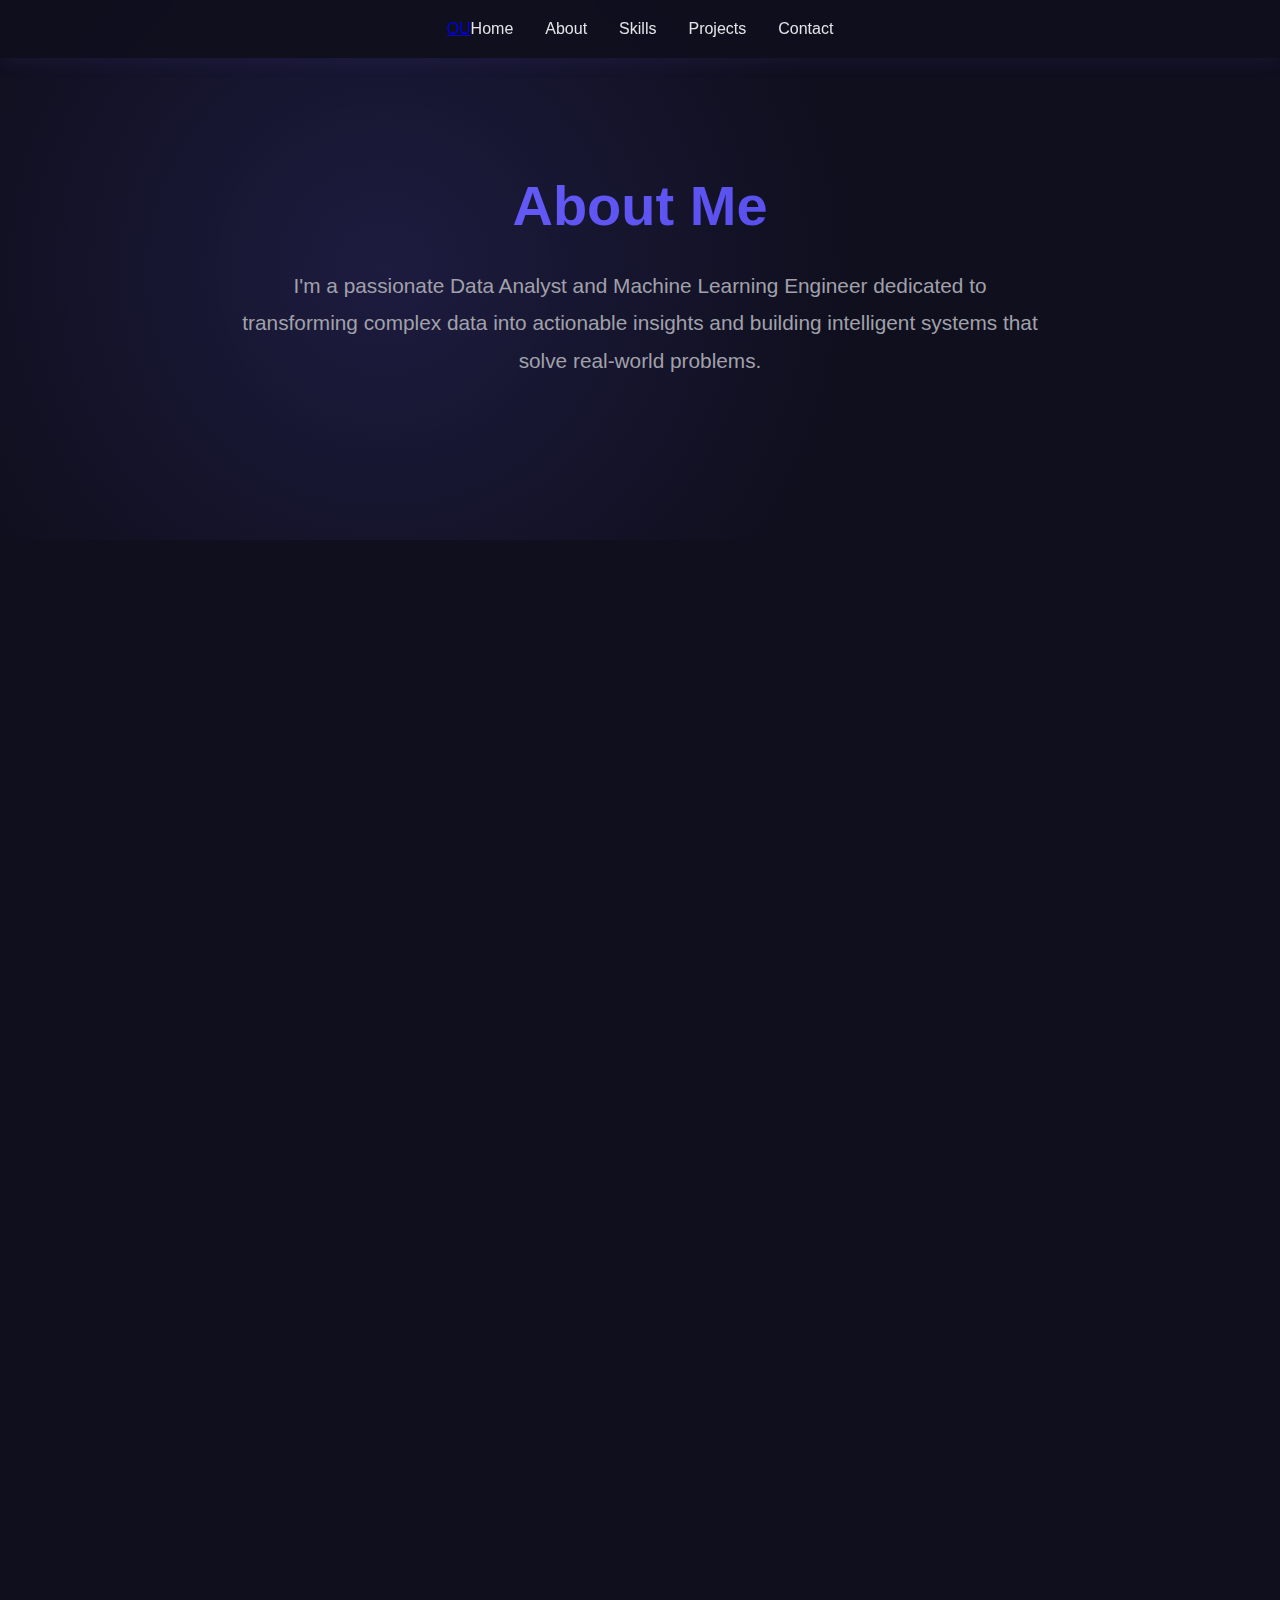
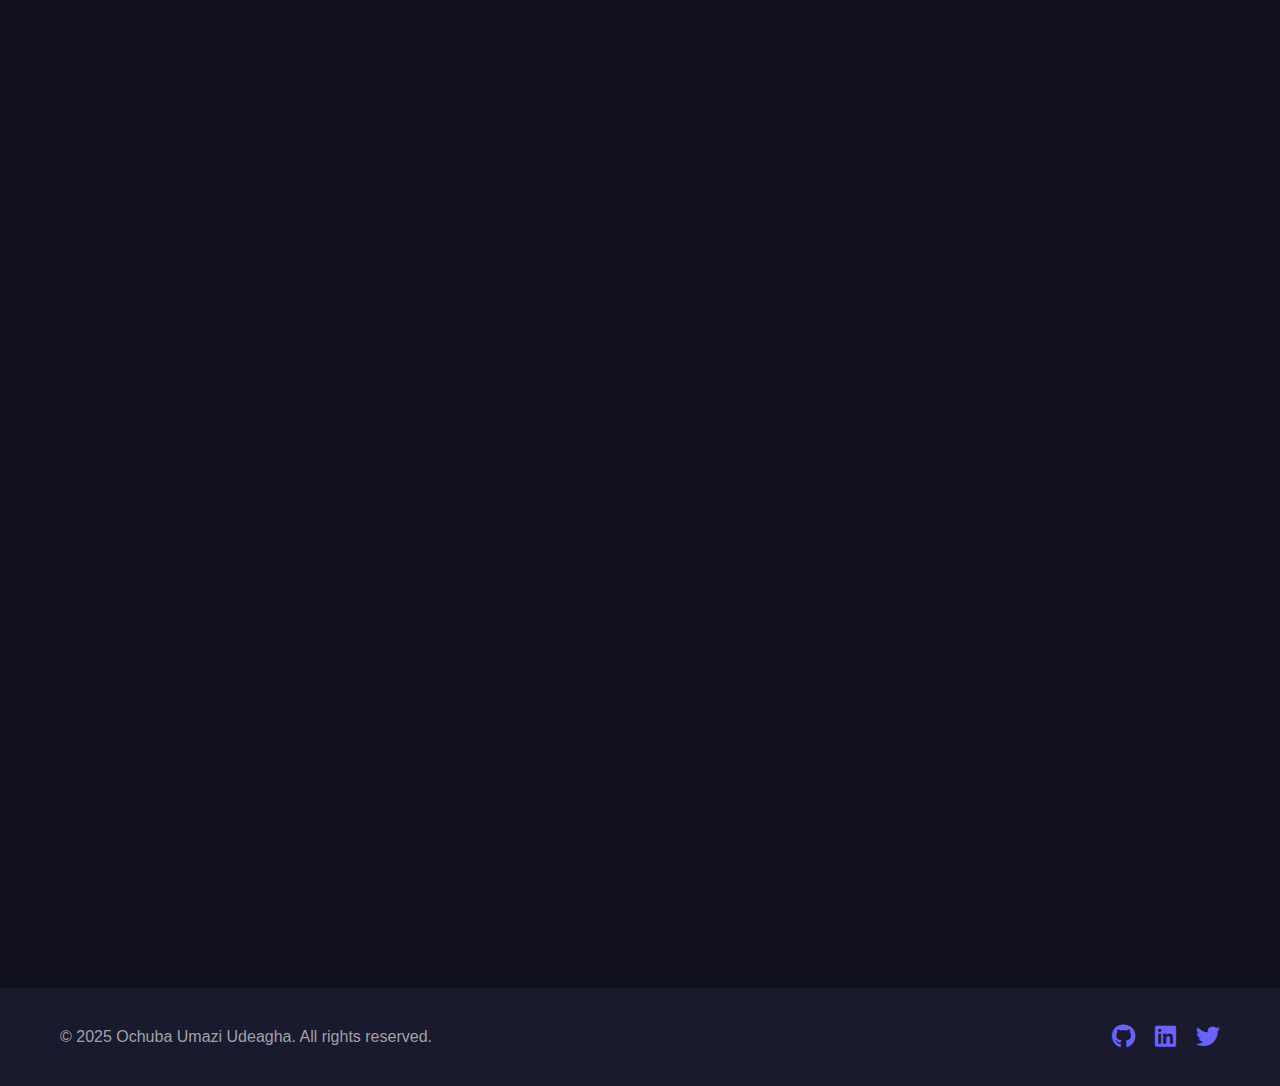
<file: about.html>
<!DOCTYPE html>
<html lang="en">
<head>
    <meta charset="UTF-8">
    <meta name="viewport" content="width=device-width, initial-scale=1.0">
    <meta name="description" content="About Ochuba Umazi Udeagha - Data Analyst & Machine Learning Engineer with 5+ years of experience">
    <title>About Me | Ochuba Umazi Udeagha</title>
    <link rel="stylesheet" href="styles.css">
    <link rel="stylesheet" href="https://cdnjs.cloudflare.com/ajax/libs/font-awesome/6.4.0/css/all.min.css">
    <style>
        /* Additional styles specific to About page */
        .about-hero {
            min-height: 60vh;
            display: flex;
            align-items: center;
            padding-top: 80px;
            background: radial-gradient(circle at 30% 50%, rgba(108, 99, 255, 0.15) 0%, transparent 50%);
        }

        .about-hero-content {
            text-align: center;
            max-width: 800px;
            margin: 0 auto;
        }

        .about-hero h1 {
            font-size: 3.5rem;
            margin-bottom: 1rem;
            background: var(--gradient-1);
            -webkit-background-clip: text;
            -webkit-text-fill-color: transparent;
            background-clip: text;
        }

        .about-hero p {
            font-size: 1.3rem;
            color: var(--text-gray);
            line-height: 1.8;
        }

        .detailed-about {
            padding: 60px 0;
        }

        .bio-section {
            display: grid;
            grid-template-columns: 1fr 2fr;
            gap: 50px;
            margin-bottom: 80px;
            align-items: start;
        }

        .profile-card {
            background: var(--card-bg);
            border: 1px solid var(--border-color);
            border-radius: 20px;
            padding: 30px;
            text-align: center;
            position: sticky;
            top: 100px;
        }

        .profile-image-large {
            width: 250px;
            height: 250px;
            background: var(--gradient-1);
            border-radius: 50%;
            display: flex;
            align-items: center;
            justify-content: center;
            font-size: 7rem;
            color: white;
            margin: 0 auto 20px;
            box-shadow: 0 20px 60px rgba(108, 99, 255, 0.4);
        }

        .profile-card h2 {
            margin-bottom: 0.5rem;
            font-size: 1.8rem;
        }

        .profile-card .title {
            color: var(--secondary-color);
            margin-bottom: 1.5rem;
            font-size: 1.1rem;
        }

        .profile-card .social-links {
            justify-content: center;
            margin-top: 20px;
        }

        .quick-facts {
            margin-top: 30px;
            text-align: left;
        }

        .quick-facts h3 {
            margin-bottom: 15px;
            color: var(--primary-color);
        }

        .fact-item {
            display: flex;
            align-items: center;
            gap: 15px;
            margin-bottom: 15px;
            padding: 10px;
            background: rgba(108, 99, 255, 0.1);
            border-radius: 8px;
        }

        .fact-item i {
            color: var(--primary-color);
            font-size: 1.2rem;
        }

        .fact-item span {
            color: var(--text-gray);
            font-size: 0.95rem;
        }

        .bio-content h2 {
            font-size: 2.2rem;
            margin-bottom: 1.5rem;
            background: var(--gradient-1);
            -webkit-background-clip: text;
            -webkit-text-fill-color: transparent;
            background-clip: text;
        }

        .bio-content p {
            color: var(--text-gray);
            line-height: 1.8;
            margin-bottom: 1.5rem;
            font-size: 1.1rem;
        }

        .highlight-box {
            background: var(--card-bg);
            border-left: 4px solid var(--primary-color);
            padding: 20px;
            margin: 30px 0;
            border-radius: 10px;
        }

        .highlight-box p {
            margin-bottom: 0;
            font-style: italic;
        }

        .timeline-section {
            margin: 80px 0;
        }

        .timeline-section h2 {
            text-align: center;
            font-size: 2.5rem;
            margin-bottom: 50px;
            background: var(--gradient-1);
            -webkit-background-clip: text;
            -webkit-text-fill-color: transparent;
            background-clip: text;
        }

        .timeline {
            position: relative;
            max-width: 900px;
            margin: 0 auto;
        }

        .timeline::before {
            content: '';
            position: absolute;
            left: 50%;
            transform: translateX(-50%);
            width: 2px;
            height: 100%;
            background: var(--border-color);
        }

        .timeline-item {
            display: grid;
            grid-template-columns: 1fr 1fr;
            gap: 50px;
            margin-bottom: 50px;
            position: relative;
        }

        .timeline-item:nth-child(even) .timeline-content {
            grid-column: 2;
        }

        .timeline-item:nth-child(even) .timeline-date {
            grid-column: 1;
            text-align: right;
        }

        .timeline-dot {
            position: absolute;
            left: 50%;
            transform: translateX(-50%);
            width: 20px;
            height: 20px;
            background: var(--primary-color);
            border-radius: 50%;
            border: 4px solid var(--dark-bg);
            z-index: 1;
        }

        .timeline-content {
            background: var(--card-bg);
            padding: 25px;
            border-radius: 15px;
            border: 1px solid var(--border-color);
        }

        .timeline-content h3 {
            margin-bottom: 0.5rem;
            color: var(--primary-color);
        }

        .timeline-content h4 {
            margin-bottom: 1rem;
            color: var(--text-light);
        }

        .timeline-content p {
            color: var(--text-gray);
            line-height: 1.6;
        }

        .timeline-date {
            display: flex;
            align-items: center;
            color: var(--secondary-color);
            font-weight: 600;
        }

        .values-section {
            background: var(--light-bg);
            padding: 80px 0;
            margin: 80px 0;
        }

        .values-grid {
            display: grid;
            grid-template-columns: repeat(auto-fit, minmax(280px, 1fr));
            gap: 30px;
            margin-top: 50px;
        }

        .value-card {
            background: var(--card-bg);
            padding: 30px;
            border-radius: 15px;
            border: 1px solid var(--border-color);
            text-align: center;
            transition: all 0.3s ease;
        }

        .value-card:hover {
            transform: translateY(-10px);
            border-color: var(--primary-color);
        }

        .value-icon {
            font-size: 3rem;
            margin-bottom: 1rem;
            background: var(--gradient-2);
            -webkit-background-clip: text;
            -webkit-text-fill-color: transparent;
            background-clip: text;
        }

        .value-card h3 {
            margin-bottom: 1rem;
            font-size: 1.5rem;
        }

        .value-card p {
            color: var(--text-gray);
            line-height: 1.6;
        }

        .expertise-section {
            margin: 80px 0;
        }

        .expertise-grid {
            display: grid;
            grid-template-columns: repeat(auto-fit, minmax(300px, 1fr));
            gap: 30px;
            margin-top: 50px;
        }

        .expertise-card {
            background: var(--card-bg);
            padding: 30px;
            border-radius: 15px;
            border: 1px solid var(--border-color);
        }

        .expertise-card h3 {
            margin-bottom: 1rem;
            color: var(--primary-color);
            font-size: 1.5rem;
        }

        .expertise-list {
            list-style: none;
        }

        .expertise-list li {
            padding: 10px 0;
            color: var(--text-gray);
            border-bottom: 1px solid var(--border-color);
            display: flex;
            align-items: center;
            gap: 10px;
        }

        .expertise-list li:last-child {
            border-bottom: none;
        }

        .expertise-list i {
            color: var(--secondary-color);
        }

        @media (max-width: 968px) {
            .bio-section {
                grid-template-columns: 1fr;
            }

            .profile-card {
                position: static;
            }

            .timeline::before {
                left: 30px;
            }

            .timeline-item {
                grid-template-columns: 1fr;
                padding-left: 60px;
            }

            .timeline-item:nth-child(even) .timeline-content,
            .timeline-item:nth-child(even) .timeline-date {
                grid-column: 1;
                text-align: left;
            }

            .timeline-dot {
                left: 30px;
            }

            .timeline-date {
                margin-bottom: 15px;
            }

            .about-hero h1 {
                font-size: 2.5rem;
            }
        }
    </style>
</head>
<body>
    <!-- Navigation -->
    <nav class="navbar">
        <div class="container">
            <div class="nav-brand">
                <a href="index.html">OU</a>
            </div>
            <ul class="nav-menu">
                <li><a href="index.html" class="nav-link">Home</a></li>
                <li><a href="about.html" class="nav-link">About</a></li>
                <li><a href="index.html#skills" class="nav-link">Skills</a></li>
                <li><a href="index.html#projects" class="nav-link">Projects</a></li>
                <li><a href="index.html#contact" class="nav-link">Contact</a></li>
            </ul>
            <div class="hamburger">
                <span></span>
                <span></span>
                <span></span>
            </div>
        </div>
    </nav>

    <!-- About Hero Section -->
    <section class="about-hero">
        <div class="container">
            <div class="about-hero-content">
                <h1>About Me</h1>
                <p>I'm a passionate Data Analyst and Machine Learning Engineer dedicated to transforming complex data into actionable insights and building intelligent systems that solve real-world problems.</p>
            </div>
        </div>
    </section>

    <!-- Detailed About Section -->
    <section class="detailed-about">
        <div class="container">
            <div class="bio-section">
                <!-- Profile Card -->
                <div class="profile-card">
                    <div class="profile-image-large">
                        <i class="fas fa-user-circle"></i>
                    </div>
                    <h2>Ochuba Umazi Udeagha</h2>
                    <p class="title">Data Analyst & ML Engineer</p>
                    <div class="social-links">
                        <a href="https://github.com/oumazi2017" target="_blank" aria-label="GitHub"><i class="fab fa-github"></i></a>
                        <a href="https://www.linkedin.com/in/ebba-o-udeagha/" target="_blank" aria-label="LinkedIn"><i class="fab fa-linkedin"></i></a>
                        <a href="https://twitter.com/oumazi2017" target="_blank" aria-label="Twitter"><i class="fab fa-twitter"></i></a>
                        <a href="mailto:oumazi2017@gmail.com" aria-label="Email"><i class="fas fa-envelope"></i></a>
                    </div>
                    
                    <div class="quick-facts">
                        <h3>Quick Facts</h3>
                        <div class="fact-item">
                            <i class="fas fa-map-marker-alt"></i>
                            <span>Based in Woodbine, MD</span>
                        </div>
                        <div class="fact-item">
                            <i class="fas fa-briefcase"></i>
                            <span>5+ Years Experience</span>
                        </div>
                        <div class="fact-item">
                            <i class="fas fa-graduation-cap"></i>
                            <span>Master's in Data Science</span>
                        </div>
                        <div class="fact-item">
                            <i class="fas fa-code"></i>
                            <span>50+ Projects Completed</span>
                        </div>
                    </div>
                </div>

                <!-- Bio Content -->
                <div class="bio-content">
                    <h2>My Journey</h2>
                    <p>Hello! I'm Ochuba Umazi Udeagha, but most people call me Ochuba. My fascination with data began during my undergraduate studies when I discovered the power of statistical analysis in uncovering hidden patterns and telling compelling stories through numbers.</p>
                    
                    <p>With over 5 years of experience in the field, I've had the privilege of working on diverse projects spanning multiple industries—from healthcare analytics to e-commerce optimization, financial forecasting to natural language processing. Each project has been a unique learning opportunity that has shaped my approach to problem-solving.</p>

                    <div class="highlight-box">
                        <p>"I believe that the best data solutions don't just answer questions—they inspire better questions and drive meaningful action."</p>
                    </div>

                    <p>My expertise lies at the intersection of data analysis and machine learning. I specialize in building end-to-end data pipelines, developing predictive models, and creating interactive visualizations that make complex data accessible to stakeholders at all levels. I'm proficient in Python, SQL, and various ML frameworks, and I'm always eager to learn new technologies.</p>

                    <p>What drives me is the impact of my work. Whether it's helping a business increase revenue through better customer insights, improving healthcare outcomes with predictive analytics, or automating tedious processes to free up human creativity—I find immense satisfaction in using data to make a tangible difference.</p>

                    <p>Beyond the technical skills, I pride myself on being an effective communicator and collaborator. I believe that the best data science happens at the intersection of technical expertise and domain knowledge, which is why I always strive to understand the business context and work closely with stakeholders.</p>

                    <h2 style="margin-top: 40px;">What I Do</h2>
                    <p>My work typically involves:</p>
                    <ul style="color: var(--text-gray); line-height: 2; margin-left: 20px;">
                        <li>Exploratory data analysis and statistical modeling</li>
                        <li>Building and deploying machine learning models</li>
                        <li>Creating data pipelines and ETL processes</li>
                        <li>Developing interactive dashboards and visualizations</li>
                        <li>Implementing A/B tests and experimental designs</li>
                        <li>Collaborating with cross-functional teams to solve business problems</li>
                    </ul>
                </div>
            </div>

            <!-- Timeline Section -->
            <div class="timeline-section">
                <h2>My Journey</h2>
                <div class="timeline">
                    <div class="timeline-item">
                        <div class="timeline-date">2023 - Present</div>
                        <div class="timeline-content">
                            <div class="timeline-dot"></div>
                            <h3>Senior Data Analyst</h3>
                            <h4>Tech Solutions Inc.</h4>
                            <p>Leading data initiatives and ML model deployment. Built predictive analytics systems that increased operational efficiency by 40%. Mentoring junior analysts and establishing best practices for the team.</p>
                        </div>
                    </div>

                    <div class="timeline-item">
                        <div class="timeline-date">2021 - 2023</div>
                        <div class="timeline-content">
                            <div class="timeline-dot"></div>
                            <h3>Machine Learning Engineer</h3>
                            <h4>DataDrive Analytics</h4>
                            <p>Developed and deployed ML models for customer segmentation, churn prediction, and recommendation systems. Worked with large-scale datasets and implemented MLOps practices.</p>
                        </div>
                    </div>

                    <div class="timeline-item">
                        <div class="timeline-date">2020 - 2021</div>
                        <div class="timeline-content">
                            <div class="timeline-dot"></div>
                            <h3>Data Analyst</h3>
                            <h4>Insights Corp</h4>
                            <p>Conducted statistical analysis and created dashboards for business intelligence. Automated reporting processes saving 20+ hours per week for the analytics team.</p>
                        </div>
                    </div>

                    <div class="timeline-item">
                        <div class="timeline-date">2019 - 2020</div>
                        <div class="timeline-content">
                            <div class="timeline-dot"></div>
                            <h3>Master's in Data Science</h3>
                            <h4>University Name</h4>
                            <p>Specialized in machine learning and statistical modeling. Completed thesis on deep learning applications in healthcare analytics. GPA: 3.9/4.0</p>
                        </div>
                    </div>

                    <div class="timeline-item">
                        <div class="timeline-date">2015 - 2019</div>
                        <div class="timeline-content">
                            <div class="timeline-dot"></div>
                            <h3>Bachelor's in Computer Science</h3>
                            <h4>University Name</h4>
                            <p>Focus on algorithms, databases, and software engineering. Active member of the data science club and participated in multiple hackathons.</p>
                        </div>
                    </div>
                </div>
            </div>
        </div>
    </section>

    <!-- Values Section -->
    <section class="values-section">
        <div class="container">
            <h2 class="section-title">Core Values & Philosophy</h2>
            <div class="values-grid">
                <div class="value-card">
                    <div class="value-icon">
                        <i class="fas fa-lightbulb"></i>
                    </div>
                    <h3>Continuous Learning</h3>
                    <p>The field of data science evolves rapidly. I dedicate time each week to learning new techniques, tools, and methodologies to stay at the forefront of the industry.</p>
                </div>

                <div class="value-card">
                    <div class="value-icon">
                        <i class="fas fa-users"></i>
                    </div>
                    <h3>Collaboration</h3>
                    <p>Great solutions emerge from diverse perspectives. I believe in working closely with stakeholders, domain experts, and team members to build better products.</p>
                </div>

                <div class="value-card">
                    <div class="value-icon">
                        <i class="fas fa-bullseye"></i>
                    </div>
                    <h3>Impact-Driven</h3>
                    <p>I focus on projects and solutions that create real value. Technical excellence matters, but the true measure of success is the positive impact on users and businesses.</p>
                </div>

                <div class="value-card">
                    <div class="value-icon">
                        <i class="fas fa-balance-scale"></i>
                    </div>
                    <h3>Ethical AI</h3>
                    <p>With great power comes great responsibility. I'm committed to building fair, transparent, and accountable AI systems that respect privacy and promote equity.</p>
                </div>
            </div>
        </div>
    </section>

    <!-- Expertise Section -->
    <section class="expertise-section">
        <div class="container">
            <h2 class="section-title">Areas of Expertise</h2>
            <div class="expertise-grid">
                <div class="expertise-card">
                    <h3>Data Analysis & Visualization</h3>
                    <ul class="expertise-list">
                        <li><i class="fas fa-check-circle"></i> Exploratory Data Analysis (EDA)</li>
                        <li><i class="fas fa-check-circle"></i> Statistical Hypothesis Testing</li>
                        <li><i class="fas fa-check-circle"></i> Interactive Dashboard Creation</li>
                        <li><i class="fas fa-check-circle"></i> Data Storytelling</li>
                        <li><i class="fas fa-check-circle"></i> Business Intelligence Reporting</li>
                    </ul>
                </div>

                <div class="expertise-card">
                    <h3>Machine Learning</h3>
                    <ul class="expertise-list">
                        <li><i class="fas fa-check-circle"></i> Supervised & Unsupervised Learning</li>
                        <li><i class="fas fa-check-circle"></i> Deep Learning & Neural Networks</li>
                        <li><i class="fas fa-check-circle"></i> Natural Language Processing</li>
                        <li><i class="fas fa-check-circle"></i> Computer Vision</li>
                        <li><i class="fas fa-check-circle"></i> Model Deployment & MLOps</li>
                    </ul>
                </div>

                <div class="expertise-card">
                    <h3>Engineering & Tools</h3>
                    <ul class="expertise-list">
                        <li><i class="fas fa-check-circle"></i> Data Pipeline Development</li>
                        <li><i class="fas fa-check-circle"></i> ETL Process Design</li>
                        <li><i class="fas fa-check-circle"></i> Cloud Platform (AWS, GCP, Azure)</li>
                        <li><i class="fas fa-check-circle"></i> Docker & Containerization</li>
                        <li><i class="fas fa-check-circle"></i> Version Control & CI/CD</li>
                    </ul>
                </div>
            </div>
        </div>
    </section>

    <!-- CTA Section -->
    <section class="contact" style="padding: 60px 0;">
        <div class="container" style="text-align: center;">
            <h2 class="section-title">Let's Work Together</h2>
            <p style="color: var(--text-gray); margin-bottom: 30px; font-size: 1.1rem;">I'm always interested in hearing about new projects and opportunities.</p>
            <div style="display: flex; gap: 20px; justify-content: center; flex-wrap: wrap;">
                <a href="index.html#contact" class="btn btn-primary">Get in Touch</a>
                <a href="index.html#projects" class="btn btn-secondary">View Projects</a>
            </div>
        </div>
    </section>

    <!-- Footer -->
    <footer class="footer">
        <div class="container">
            <p>&copy; 2025 Ochuba Umazi Udeagha. All rights reserved.</p>
            <div class="footer-links">
                <a href="https://github.com/oumazi2017" target="_blank"><i class="fab fa-github"></i></a>
                <a href="https://www.linkedin.com/in/ebba-o-udeagha/" target="_blank"><i class="fab fa-linkedin"></i></a>
                <a href="https://twitter.com/oumazi2017" target="_blank"><i class="fab fa-twitter"></i></a>
            </div>
        </div>
    </footer>

    <script src="script.js"></script>
</body>
</html>
</file>
<file: styles.css>
/* ==================== GLOBAL STYLES ==================== */
* {
    margin: 0;
    padding: 0;
    box-sizing: border-box;
}

:root {
    --primary-color: #6C63FF;
    --secondary-color: #FF6584;
    --dark-bg: #0F0F1E;
    --light-bg: #1A1A2E;
    --text-light: #E4E4E7;
    --text-gray: #A1A1AA;
    --gradient-1: linear-gradient(135deg, #6C63FF 0%, #4F46E5 100%);
    --gradient-2: linear-gradient(135deg, #FF6584 0%, #F43F5E 100%);
    --card-bg: rgba(26, 26, 46, 0.8);
    --border-color: rgba(108, 99, 255, 0.2);
}

html {
    scroll-behavior: smooth;
}

body {
    font-family: 'Segoe UI', Tahoma, Geneva, Verdana, sans-serif;
    background-color: var(--dark-bg);
    color: var(--text-light);
    line-height: 1.6;
    overflow-x: hidden;
}

.container {
    max-width: 1200px;
    margin: 0 auto;
    padding: 0 20px;
}

section {
    padding: 80px 0;
    position: relative;
}

.section-title {
    font-size: 2.5rem;
    text-align: center;
    margin-bottom: 50px;
    background: var(--gradient-1);
    -webkit-background-clip: text;
    -webkit-text-fill-color: transparent;
    background-clip: text;
}

/* ==================== NAVIGATION ==================== */
.navbar {
    position: fixed;
    top: 0;
    width: 100%;
    background: rgba(15, 15, 30, 0.95);
    backdrop-filter: blur(10px);
    z-index: 1000;
    padding: 1rem 0;
    box-shadow: 0 2px 20px rgba(108, 99, 255, 0.1);
}

.navbar .container {
    display: flex;
    justify-content: center;
    align-items: center;
}

.nav-menu {
    display: flex;
    list-style: none;
    gap: 2rem;
}

.nav-link {
    color: var(--text-light);
    text-decoration: none;
    font-size: 1rem;
    transition: color 0.3s ease;
    position: relative;
}

.nav-link::after {
    content: '';
    position: absolute;
    bottom: -5px;
    left: 0;
    width: 0;
    height: 2px;
    background: var(--gradient-1);
    transition: width 0.3s ease;
}

.nav-link:hover::after {
    width: 100%;
}

.nav-link:hover {
    color: var(--primary-color);
}

.hamburger {
    display: none;
    flex-direction: column;
    cursor: pointer;
}

.hamburger span {
    width: 25px;
    height: 3px;
    background: var(--primary-color);
    margin: 3px 0;
    transition: 0.3s;
}

/* ==================== HERO SECTION ==================== */
.hero {
    min-height: 100vh;
    display: flex;
    align-items: center;
    padding-top: 80px;
    background: radial-gradient(circle at 30% 50%, rgba(108, 99, 255, 0.1) 0%, transparent 50%),
                radial-gradient(circle at 70% 50%, rgba(255, 101, 132, 0.1) 0%, transparent 50%);
}

.hero .container {
    display: grid;
    grid-template-columns: 1fr 1fr;
    gap: 50px;
    align-items: center;
}

.hero-content {
    animation: fadeInUp 1s ease;
}

.hero h1 {
    font-size: 4rem;
    margin-bottom: 1rem;
    background: var(--gradient-1);
    -webkit-background-clip: text;
    -webkit-text-fill-color: transparent;
    background-clip: text;
}

.hero-subtitle {
    font-size: 1.5rem;
    color: var(--secondary-color);
    margin-bottom: 1rem;
}

.hero-description {
    font-size: 1.1rem;
    color: var(--text-gray);
    margin-bottom: 2rem;
    max-width: 500px;
}

.hero-buttons {
    display: flex;
    gap: 1rem;
    margin-bottom: 2rem;
}

.btn {
    padding: 12px 30px;
    border-radius: 50px;
    text-decoration: none;
    font-weight: 600;
    transition: all 0.3s ease;
    border: none;
    cursor: pointer;
    font-size: 1rem;
}

.btn-primary {
    background: var(--gradient-1);
    color: white;
}

.btn-primary:hover {
    transform: translateY(-3px);
    box-shadow: 0 10px 30px rgba(108, 99, 255, 0.4);
}

.btn-secondary {
    background: transparent;
    color: var(--primary-color);
    border: 2px solid var(--primary-color);
}

.btn-secondary:hover {
    background: var(--primary-color);
    color: white;
}

.social-links {
    display: flex;
    gap: 1rem;
}

.social-links a {
    width: 45px;
    height: 45px;
    display: flex;
    align-items: center;
    justify-content: center;
    border-radius: 50%;
    background: var(--light-bg);
    color: var(--primary-color);
    font-size: 1.2rem;
    transition: all 0.3s ease;
    text-decoration: none;
}

.social-links a:hover {
    background: var(--gradient-1);
    color: white;
    transform: translateY(-5px);
}

.hero-image {
    display: flex;
    justify-content: center;
    align-items: center;
}

.code-animation {
    background: var(--card-bg);
    padding: 30px;
    border-radius: 15px;
    border: 1px solid var(--border-color);
    backdrop-filter: blur(10px);
    box-shadow: 0 10px 40px rgba(108, 99, 255, 0.2);
}

.code-line {
    display: block;
    font-family: 'Courier New', monospace;
    color: var(--primary-color);
    margin: 10px 0;
    opacity: 0;
    animation: fadeIn 0.5s ease forwards;
}

.code-line:nth-child(1) { animation-delay: 0.5s; }
.code-line:nth-child(2) { animation-delay: 1s; }
.code-line:nth-child(3) { animation-delay: 1.5s; }
.code-line:nth-child(4) { animation-delay: 2s; }

/* ==================== ABOUT SECTION ==================== */
.about {
    background: var(--light-bg);
}

.about-content {
    display: grid;
    grid-template-columns: 2fr 1fr;
    gap: 50px;
    align-items: center;
}

.about-text p {
    margin-bottom: 1.5rem;
    color: var(--text-gray);
    font-size: 1.1rem;
    line-height: 1.8;
}

.about-stats {
    display: grid;
    grid-template-columns: repeat(3, 1fr);
    gap: 30px;
    margin-top: 30px;
}

.stat {
    text-align: center;
    padding: 20px;
    background: var(--card-bg);
    border-radius: 15px;
    border: 1px solid var(--border-color);
    transition: transform 0.3s ease;
}

.stat:hover {
    transform: translateY(-10px);
}

.stat h3 {
    font-size: 2.5rem;
    background: var(--gradient-2);
    -webkit-background-clip: text;
    -webkit-text-fill-color: transparent;
    background-clip: text;
    margin-bottom: 0.5rem;
}

.stat p {
    color: var(--text-gray);
    font-size: 0.9rem;
}

.about-image {
    display: flex;
    justify-content: center;
}

.image-placeholder {
    width: 300px;
    height: 300px;
    background: var(--gradient-1);
    border-radius: 50%;
    display: flex;
    align-items: center;
    justify-content: center;
    font-size: 8rem;
    color: white;
    box-shadow: 0 20px 60px rgba(108, 99, 255, 0.4);
}

/* ==================== SKILLS SECTION ==================== */
.skills-grid {
    display: grid;
    grid-template-columns: repeat(auto-fit, minmax(250px, 1fr));
    gap: 30px;
}

.skill-category {
    background: var(--card-bg);
    padding: 30px;
    border-radius: 15px;
    border: 1px solid var(--border-color);
    backdrop-filter: blur(10px);
    transition: all 0.3s ease;
}

.skill-category:hover {
    transform: translateY(-10px);
    border-color: var(--primary-color);
    box-shadow: 0 15px 40px rgba(108, 99, 255, 0.3);
}

.skill-icon {
    font-size: 3rem;
    margin-bottom: 1rem;
    background: var(--gradient-1);
    -webkit-background-clip: text;
    -webkit-text-fill-color: transparent;
    background-clip: text;
}

.skill-category h3 {
    margin-bottom: 1rem;
    font-size: 1.5rem;
}

.skill-category ul {
    list-style: none;
}

.skill-category li {
    padding: 8px 0;
    color: var(--text-gray);
    position: relative;
    padding-left: 20px;
}

.skill-category li::before {
    content: '▹';
    position: absolute;
    left: 0;
    color: var(--primary-color);
}

/* ==================== PROJECTS SECTION ==================== */
.projects {
    background: var(--light-bg);
}

.projects-subtitle {
    text-align: center;
    color: var(--text-gray);
    font-size: 1.2rem;
    margin-top: -30px;
    margin-bottom: 60px;
}

.projects-grid {
    display: grid;
    grid-template-columns: repeat(auto-fit, minmax(400px, 1fr));
    gap: 40px;
    max-width: 1400px;
    margin: 0 auto;
}

.project-card {
    background: var(--card-bg);
    border-radius: 20px;
    overflow: hidden;
    border: 1px solid var(--border-color);
    transition: all 0.4s ease;
    position: relative;
}

.project-card.featured {
    border: 2px solid var(--primary-color);
    box-shadow: 0 10px 40px rgba(108, 99, 255, 0.2);
}

.project-card:hover {
    transform: translateY(-15px) scale(1.02);
    box-shadow: 0 20px 60px rgba(108, 99, 255, 0.4);
    border-color: var(--secondary-color);
}

.project-badge {
    position: absolute;
    top: 20px;
    right: 20px;
    background: var(--gradient-2);
    color: white;
    padding: 8px 20px;
    border-radius: 25px;
    font-size: 0.85rem;
    font-weight: 600;
    z-index: 10;
    box-shadow: 0 5px 15px rgba(255, 101, 132, 0.4);
}

.project-image {
    height: 250px;
    background: var(--gradient-1);
    display: flex;
    align-items: center;
    justify-content: center;
    font-size: 5rem;
    color: white;
    position: relative;
    overflow: hidden;
}

.project-image::before {
    content: '';
    position: absolute;
    top: 0;
    left: 0;
    right: 0;
    bottom: 0;
    background: linear-gradient(135deg, rgba(108, 99, 255, 0.9) 0%, rgba(255, 101, 132, 0.9) 100%);
    opacity: 0;
    transition: opacity 0.4s ease;
}

.project-card:hover .project-image::before {
    opacity: 1;
}

.project-image i {
    position: relative;
    z-index: 2;
    transition: transform 0.4s ease;
}

.project-card:hover .project-image i {
    transform: scale(1.2) rotate(10deg);
}

.project-content {
    padding: 30px;
}

.project-content h3 {
    margin-bottom: 1rem;
    font-size: 1.8rem;
    background: var(--gradient-1);
    -webkit-background-clip: text;
    -webkit-text-fill-color: transparent;
    background-clip: text;
}

.project-content p {
    color: var(--text-gray);
    margin-bottom: 1.5rem;
    line-height: 1.8;
    font-size: 1.05rem;
}

.project-tags {
    display: flex;
    flex-wrap: wrap;
    gap: 10px;
    margin-bottom: 1.5rem;
}

.project-tags span {
    background: rgba(108, 99, 255, 0.15);
    color: var(--primary-color);
    padding: 8px 18px;
    border-radius: 25px;
    font-size: 0.9rem;
    border: 1px solid rgba(108, 99, 255, 0.3);
    transition: all 0.3s ease;
}

.project-tags span:hover {
    background: rgba(108, 99, 255, 0.3);
    transform: translateY(-2px);
}

.project-links {
    display: flex;
    gap: 20px;
}

.project-links a {
    color: var(--primary-color);
    text-decoration: none;
    font-weight: 600;
    transition: all 0.3s ease;
    display: flex;
    align-items: center;
    gap: 8px;
    padding: 10px 20px;
    border-radius: 8px;
    background: rgba(108, 99, 255, 0.1);
    border: 1px solid var(--border-color);
}

.project-links a:hover {
    color: white;
    background: var(--gradient-1);
    transform: translateX(5px);
    box-shadow: 0 5px 15px rgba(108, 99, 255, 0.3);
}

/* ==================== CONTACT SECTION ==================== */
.contact-subtitle {
    text-align: center;
    color: var(--text-gray);
    margin-bottom: 50px;
    font-size: 1.1rem;
}

.contact-content {
    display: grid;
    grid-template-columns: 1fr 2fr;
    gap: 50px;
}

.contact-info {
    display: flex;
    flex-direction: column;
    gap: 30px;
}

.contact-item {
    display: flex;
    align-items: flex-start;
    gap: 20px;
    background: var(--card-bg);
    padding: 20px;
    border-radius: 15px;
    border: 1px solid var(--border-color);
}

.contact-item i {
    font-size: 1.5rem;
    color: var(--primary-color);
    margin-top: 5px;
}

.contact-item h3 {
    margin-bottom: 0.5rem;
    font-size: 1.2rem;
}

.contact-item p {
    color: var(--text-gray);
}

.contact-form {
    display: flex;
    flex-direction: column;
    gap: 20px;
}

.form-group input,
.form-group textarea {
    width: 100%;
    padding: 15px;
    background: var(--card-bg);
    border: 1px solid var(--border-color);
    border-radius: 10px;
    color: var(--text-light);
    font-size: 1rem;
    transition: border-color 0.3s ease;
}

.form-group input:focus,
.form-group textarea:focus {
    outline: none;
    border-color: var(--primary-color);
}

.contact-form .btn {
    width: fit-content;
}

/* ==================== FOOTER ==================== */
.footer {
    background: var(--light-bg);
    padding: 30px 0;
    text-align: center;
}

.footer .container {
    display: flex;
    justify-content: space-between;
    align-items: center;
}

.footer p {
    color: var(--text-gray);
}

.footer-links {
    display: flex;
    gap: 20px;
}

.footer-links a {
    color: var(--primary-color);
    font-size: 1.5rem;
    transition: color 0.3s ease;
}

.footer-links a:hover {
    color: var(--secondary-color);
}

/* ==================== ANIMATIONS ==================== */
@keyframes fadeIn {
    to {
        opacity: 1;
    }
}

@keyframes fadeInUp {
    from {
        opacity: 0;
        transform: translateY(30px);
    }
    to {
        opacity: 1;
        transform: translateY(0);
    }
}

.glitch {
    position: relative;
    animation: glitch 3s infinite;
}

@keyframes glitch {
    0%, 90%, 100% {
        transform: translate(0);
    }
    93% {
        transform: translate(-2px, 2px);
    }
    96% {
        transform: translate(2px, -2px);
    }
}

/* ==================== RESPONSIVE DESIGN ==================== */
@media (max-width: 968px) {
    .hero .container {
        grid-template-columns: 1fr;
    }
    
    .hero h1 {
        font-size: 3rem;
    }
    
    .about-content {
        grid-template-columns: 1fr;
    }
    
    .about-stats {
        grid-template-columns: repeat(3, 1fr);
    }
    
    .contact-content {
        grid-template-columns: 1fr;
    }
    
    .nav-menu {
        position: fixed;
        left: -100%;
        top: 70px;
        flex-direction: column;
        background-color: var(--light-bg);
        width: 100%;
        text-align: center;
        transition: 0.3s;
        padding: 30px 0;
    }
    
    .nav-menu.active {
        left: 0;
    }
    
    .hamburger {
        display: flex;
    }
}

@media (max-width: 600px) {
    .hero h1 {
        font-size: 2.5rem;
    }
    
    .section-title {
        font-size: 2rem;
    }
    
    .hero-buttons {
        flex-direction: column;
    }
    
    .about-stats {
        grid-template-columns: 1fr;
    }
    
    .projects-grid {
        grid-template-columns: 1fr;
    }
    
    .footer .container {
        flex-direction: column;
        gap: 20px;
    }
}
</file>
<file: projects/customer-portal/styles.css>
/* Root Variables */
:root {
  --bg: #f8f9fb;
  --accent: #0066cc;
  --accent-hover: #0052a3;
  --muted: #6b7280;
  --card: #ffffff;
  --border: #e5e7eb;
  --success: #10b981;
  --warning: #f59e0b;
  --error: #ef4444;
}

* {
  box-sizing: border-box;
}

body {
  font-family: -apple-system, BlinkMacSystemFont, 'Segoe UI', Roboto, 'Helvetica Neue', Arial, sans-serif;
  margin: 0;
  padding: 0;
  background: var(--bg);
  color: #111;
  line-height: 1.6;
}

.container {
  max-width: 1200px;
  margin: 0 auto;
  padding: 0 24px;
}

/* Navigation */
.navbar {
  background: var(--card);
  border-bottom: 1px solid var(--border);
  position: sticky;
  top: 0;
  z-index: 100;
  box-shadow: 0 2px 8px rgba(0,0,0,0.05);
}

.navbar .container {
  display: flex;
  align-items: center;
  justify-content: space-between;
  padding: 16px 24px;
}

.logo {
  font-weight: 700;
  font-size: 1.3rem;
  color: var(--accent);
  text-decoration: none;
}

.nav-toggle {
  display: none;
  background: none;
  border: 0;
  font-size: 1.5rem;
  cursor: pointer;
  padding: 8px;
}

.nav-list {
  list-style: none;
  margin: 0;
  padding: 0;
  display: flex;
  gap: 24px;
  align-items: center;
}

.nav-link {
  color: #111;
  text-decoration: none;
  padding: 8px 12px;
  border-radius: 6px;
  transition: background 0.2s;
}

.nav-link:hover {
  background: rgba(0, 102, 204, 0.1);
  color: var(--accent);
}

/* Hero Section */
.hero {
  padding: 80px 24px;
  text-align: center;
  background: linear-gradient(135deg, rgba(0, 102, 204, 0.05) 0%, rgba(16, 185, 129, 0.05) 100%);
}

.hero h1 {
  font-size: 3.5rem;
  font-weight: 900;
  margin: 0 0 16px;
  color: #1f2937;
  line-height: 1.2;
}

.hero .subtitle {
  font-size: 1.3rem;
  color: var(--muted);
  margin: 0 0 32px;
  max-width: 600px;
  margin-left: auto;
  margin-right: auto;
}

.hero-buttons {
  display: flex;
  gap: 16px;
  justify-content: center;
  flex-wrap: wrap;
}

/* Buttons */
.btn {
  display: inline-block;
  padding: 12px 24px;
  border-radius: 8px;
  border: none;
  font-size: 1rem;
  cursor: pointer;
  text-decoration: none;
  transition: all 0.3s;
  font-weight: 600;
}

.btn-primary {
  background: var(--accent);
  color: white;
}

.btn-primary:hover {
  background: var(--accent-hover);
  transform: translateY(-2px);
  box-shadow: 0 4px 12px rgba(0, 102, 204, 0.3);
}

.btn-secondary {
  background: transparent;
  color: var(--accent);
  border: 2px solid var(--accent);
}

.btn-secondary:hover {
  background: rgba(0, 102, 204, 0.1);
}

/* Features Section */
.features {
  padding: 80px 24px;
}

.features h2,
.demo h2,
.docs h2,
.cta h2 {
  font-size: 2.5rem;
  text-align: center;
  margin-bottom: 48px;
  color: #1f2937;
}

.features-grid {
  display: grid;
  grid-template-columns: repeat(auto-fit, minmax(300px, 1fr));
  gap: 24px;
}

.feature-card {
  background: var(--card);
  padding: 32px 24px;
  border-radius: 12px;
  box-shadow: 0 2px 8px rgba(0,0,0,0.06);
  transition: transform 0.3s, box-shadow 0.3s;
  text-align: center;
}

.feature-card:hover {
  transform: translateY(-8px);
  box-shadow: 0 12px 24px rgba(0,0,0,0.1);
}

.feature-icon {
  font-size: 3rem;
  margin-bottom: 16px;
}

.feature-card h3 {
  font-size: 1.3rem;
  margin: 16px 0;
  color: #1f2937;
}

.feature-card p {
  color: var(--muted);
  margin: 0;
  line-height: 1.6;
}

/* Demo Section */
.demo {
  padding: 80px 24px;
  background: var(--card);
}

.section-subtitle {
  text-align: center;
  color: var(--muted);
  font-size: 1.1rem;
  margin: -32px 0 32px;
}

.demo-buttons {
  display: grid;
  grid-template-columns: repeat(auto-fit, minmax(250px, 1fr));
  gap: 16px;
}

.demo-btn {
  padding: 16px 24px;
  background: linear-gradient(135deg, var(--accent) 0%, #0052a3 100%);
  color: white;
  border: none;
  border-radius: 8px;
  font-size: 1rem;
  font-weight: 600;
  cursor: pointer;
  transition: all 0.3s;
}

.demo-btn:hover {
  transform: translateY(-4px);
  box-shadow: 0 8px 16px rgba(0, 102, 204, 0.4);
}

.demo-btn:active {
  transform: translateY(-2px);
}

/* Modal */
.modal {
  display: none;
  position: fixed;
  top: 0;
  left: 0;
  right: 0;
  bottom: 0;
  background: rgba(0, 0, 0, 0.6);
  align-items: center;
  justify-content: center;
  z-index: 1000;
}

.modal.show {
  display: flex;
}

.modal-content {
  background: var(--card);
  border-radius: 12px;
  padding: 32px;
  max-width: 700px;
  width: 94%;
  max-height: 80vh;
  overflow-y: auto;
  position: relative;
  box-shadow: 0 20px 60px rgba(0, 0, 0, 0.3);
  animation: slideUp 0.3s ease-out;
}

@keyframes slideUp {
  from {
    opacity: 0;
    transform: translateY(20px);
  }
  to {
    opacity: 1;
    transform: translateY(0);
  }
}

.modal-close {
  position: absolute;
  top: 16px;
  right: 16px;
  background: none;
  border: none;
  font-size: 28px;
  cursor: pointer;
  color: var(--muted);
  width: 36px;
  height: 36px;
  display: flex;
  align-items: center;
  justify-content: center;
  border-radius: 6px;
  transition: background 0.2s;
}

.modal-close:hover {
  background: rgba(0, 0, 0, 0.05);
}

#modalBody h3 {
  margin-top: 0;
  color: #1f2937;
}

.demo-step {
  background: rgba(0, 102, 204, 0.05);
  border-left: 4px solid var(--accent);
  padding: 16px;
  margin: 16px 0;
  border-radius: 6px;
}

.demo-step h4 {
  margin: 0 0 8px;
  color: var(--accent);
}

.demo-step p {
  margin: 0;
  color: #555;
}

/* Docs Section */
.docs {
  padding: 80px 24px;
}

.docs-grid {
  display: grid;
  grid-template-columns: repeat(auto-fit, minmax(280px, 1fr));
  gap: 24px;
}

.doc-card {
  background: var(--card);
  padding: 28px;
  border-radius: 12px;
  border: 2px solid var(--border);
  transition: all 0.3s;
}

.doc-card:hover {
  border-color: var(--accent);
  box-shadow: 0 8px 20px rgba(0, 102, 204, 0.15);
}

.doc-card h3 {
  color: #1f2937;
  margin-top: 0;
}

.doc-card p {
  color: var(--muted);
  margin: 12px 0;
}

.doc-link {
  color: var(--accent);
  text-decoration: none;
  font-weight: 600;
  display: inline-block;
  transition: gap 0.3s;
}

.doc-link:hover {
  color: var(--accent-hover);
}

/* CTA Section */
.cta {
  padding: 80px 24px;
  background: linear-gradient(135deg, var(--accent) 0%, #0052a3 100%);
  color: white;
  text-align: center;
}

.cta h2 {
  color: white;
  margin-bottom: 16px;
}

.cta p {
  font-size: 1.2rem;
  margin-bottom: 24px;
  opacity: 0.95;
}

.cta .btn-primary {
  background: white;
  color: var(--accent);
}

.cta .btn-primary:hover {
  background: #f0f4ff;
}

/* Footer */
.footer {
  background: #1f2937;
  color: white;
  padding: 32px 24px;
  text-align: center;
}

.footer p {
  margin: 0 0 16px;
}

.footer-links {
  display: flex;
  gap: 24px;
  justify-content: center;
}

.footer-links a {
  color: #9ca3af;
  text-decoration: none;
  transition: color 0.3s;
}

.footer-links a:hover {
  color: white;
}

/* Responsive */
@media (max-width: 768px) {
  .hero h1 {
    font-size: 2.5rem;
  }

  .hero .subtitle {
    font-size: 1.1rem;
  }

  .features h2,
  .demo h2,
  .docs h2,
  .cta h2 {
    font-size: 2rem;
  }

  .nav-toggle {
    display: block;
  }

  .nav-list {
    position: absolute;
    top: 60px;
    right: 16px;
    background: var(--card);
    flex-direction: column;
    padding: 16px;
    border-radius: 8px;
    border: 1px solid var(--border);
    display: none;
    min-width: 200px;
  }

  .nav-list.show {
    display: flex;
  }

  .features-grid,
  .docs-grid {
    grid-template-columns: 1fr;
  }

  .demo-buttons {
    grid-template-columns: 1fr;
  }

  .demo-btn {
    width: 100%;
  }

  .hero-buttons {
    flex-direction: column;
  }

  .btn {
    width: 100%;
    text-align: center;
  }
}
</file>
<file: projects/mobile-app-enhancement-site/site/styles.css>
:root{
  --bg:#f7f8fb; --accent:#0066cc; --muted:#6b7280; --card:#ffffff;
}
*{box-sizing:border-box}
body{font-family: system-ui, -apple-system, 'Segoe UI', Roboto, 'Helvetica Neue', Arial; margin:0; background:var(--bg); color:#111}
.container{max-width:980px;margin:0 auto;padding:24px}
.site-header{background:#fff;border-bottom:1px solid #e6e9ef;position:sticky;top:0;z-index:20}
.site-header .container{display:flex;align-items:center;justify-content:space-between}
.logo{font-weight:700;color:var(--accent);text-decoration:none;font-size:1.1rem}
.main-nav{position:relative}
.nav-toggle{display:none;background:none;border:0;font-size:1.3rem}
.nav-list{list-style:none;margin:0;padding:0;display:flex;gap:12px;align-items:center}
.nav-list a{color:#111;text-decoration:none;padding:12px 8px;border-radius:6px}
.nav-list a:hover{background:#f0f4ff}
.dropdown{position:relative}
.dropbtn{background:none;border:0;padding:10px 8px;cursor:pointer}
.dropmenu{position:absolute;top:100%;left:0;background:var(--card);border:1px solid #e6e9ef;box-shadow:0 6px 20px rgba(9,30,66,0.08);list-style:none;padding:8px 0;margin:8px 0;border-radius:6px;display:none;min-width:150px}
.dropmenu li a{display:block;padding:8px 16px}
.dropmenu li a:hover{background:#f5f7fb}
.hero{padding:72px 24px;text-align:center}
.hero h1{margin:0 0 8px;font-size:2rem}
.btn{display:inline-block;background:var(--accent);color:#fff;padding:10px 16px;border-radius:8px;border:0;text-decoration:none;cursor:pointer}
.cards{display:grid;grid-template-columns:repeat(auto-fit,minmax(220px,1fr));gap:16px}
.card{background:var(--card);padding:16px;border-radius:10px;box-shadow:0 4px 14px rgba(16,24,40,0.06)}
.site-footer{padding:20px 0;text-align:center;color:var(--muted);margin-top:40px}

/* Responsive */
@media (max-width:760px){
  .nav-toggle{display:inline-block}
  .nav-list{position:absolute;right:12px;top:56px;background:#fff;flex-direction:column;padding:12px;border-radius:8px;display:none;border:1px solid #e6e9ef}
  .nav-list.show{display:flex}
}
</file>
<file: projects/mobile-app-enhancement/styles.css>
* {
    margin: 0;
    padding: 0;
    box-sizing: border-box;
}

:root {
    --primary: #007AFF;
    --secondary: #5AC8FA;
    --success: #34C759;
    --danger: #FF3B30;
    --warning: #FF9500;
    --dark: #1C1C1E;
    --light: #F2F2F7;
    --text: #000;
    --text-light: #666;
    --border: #E5E5EA;
    --shadow: 0 2px 10px rgba(0, 0, 0, 0.1);
}

body {
    font-family: -apple-system, BlinkMacSystemFont, 'Segoe UI', Roboto, 'Helvetica Neue', Arial, sans-serif;
    color: var(--text);
    background: linear-gradient(135deg, #667eea 0%, #764ba2 100%);
    min-height: 100vh;
}

.container {
    max-width: 1200px;
    margin: 0 auto;
    padding: 0 20px;
}

/* Navigation */
.navbar {
    background: rgba(255, 255, 255, 0.95);
    backdrop-filter: blur(10px);
    box-shadow: var(--shadow);
    position: sticky;
    top: 0;
    z-index: 100;
}

.navbar .container {
    display: flex;
    justify-content: space-between;
    align-items: center;
    padding: 15px 20px;
}

.nav-brand {
    display: flex;
    align-items: center;
    gap: 10px;
    font-weight: 700;
    color: var(--primary);
    font-size: 18px;
}

.nav-brand i {
    font-size: 24px;
}

.nav-list {
    display: flex;
    list-style: none;
    gap: 30px;
}

.nav-list a {
    color: var(--text);
    text-decoration: none;
    font-weight: 500;
    transition: color 0.3s;
}

.nav-list a:hover {
    color: var(--primary);
}

.nav-toggle {
    display: none;
    flex-direction: column;
    gap: 5px;
    background: none;
    border: none;
    cursor: pointer;
}

.nav-toggle span {
    width: 25px;
    height: 3px;
    background: var(--text);
    transition: 0.3s;
}

/* Hero Section */
.hero {
    padding: 80px 0;
    color: white;
    text-align: center;
}

.hero-content h1 {
    font-size: 3.5rem;
    font-weight: 800;
    margin-bottom: 15px;
    text-shadow: 2px 2px 4px rgba(0, 0, 0, 0.2);
}

.hero-subtitle {
    font-size: 1.5rem;
    margin-bottom: 20px;
    opacity: 0.95;
}

.hero-description {
    font-size: 1.1rem;
    max-width: 600px;
    margin: 0 auto 40px;
    opacity: 0.9;
    line-height: 1.6;
}

.hero-stats {
    display: grid;
    grid-template-columns: repeat(auto-fit, minmax(150px, 1fr));
    gap: 30px;
    margin: 50px 0;
    max-width: 600px;
    margin-left: auto;
    margin-right: auto;
}

.hero-stats .stat {
    background: rgba(255, 255, 255, 0.1);
    backdrop-filter: blur(10px);
    padding: 25px;
    border-radius: 15px;
    border: 1px solid rgba(255, 255, 255, 0.2);
}

.hero-stats .stat h3 {
    font-size: 2rem;
    margin-bottom: 5px;
}

.hero-stats .stat p {
    font-size: 0.9rem;
    opacity: 0.8;
}

/* Overview Section */
.overview {
    padding: 80px 0;
    background: white;
}

.overview h2 {
    text-align: center;
    font-size: 2.5rem;
    margin-bottom: 50px;
    color: var(--dark);
}

.overview-grid {
    display: grid;
    grid-template-columns: repeat(auto-fit, minmax(300px, 1fr));
    gap: 30px;
}

.overview-card {
    background: linear-gradient(135deg, #667eea15, #764ba215);
    padding: 40px;
    border-radius: 15px;
    border: 1px solid #667eea30;
    transition: transform 0.3s, box-shadow 0.3s;
}

.overview-card:hover {
    transform: translateY(-5px);
    box-shadow: 0 10px 30px rgba(102, 126, 234, 0.15);
}

.overview-card i {
    font-size: 2.5rem;
    color: var(--primary);
    margin-bottom: 15px;
}

.overview-card h3 {
    font-size: 1.3rem;
    margin-bottom: 15px;
    color: var(--dark);
}

.overview-card p {
    color: var(--text-light);
    line-height: 1.6;
}

/* Features Section */
.features {
    padding: 80px 0;
    background: #F9F9FB;
}

.features h2 {
    text-align: center;
    font-size: 2.5rem;
    margin-bottom: 50px;
    color: var(--dark);
}

.features-grid {
    display: grid;
    grid-template-columns: repeat(auto-fit, minmax(300px, 1fr));
    gap: 30px;
}

.feature-card {
    background: white;
    padding: 30px;
    border-radius: 15px;
    box-shadow: var(--shadow);
    transition: transform 0.3s, box-shadow 0.3s;
}

.feature-card:hover {
    transform: translateY(-10px);
    box-shadow: 0 15px 40px rgba(0, 0, 0, 0.15);
}

.feature-icon {
    width: 60px;
    height: 60px;
    background: linear-gradient(135deg, #667eea, #764ba2);
    border-radius: 12px;
    display: flex;
    align-items: center;
    justify-content: center;
    color: white;
    font-size: 28px;
    margin-bottom: 20px;
}

.feature-card h3 {
    font-size: 1.3rem;
    margin-bottom: 15px;
    color: var(--dark);
}

.feature-card p {
    color: var(--text-light);
    line-height: 1.6;
    margin-bottom: 20px;
}

.feature-metrics {
    display: flex;
    gap: 15px;
    flex-wrap: wrap;
}

.feature-metrics span {
    background: #F2F2F7;
    padding: 8px 12px;
    border-radius: 20px;
    font-size: 0.85rem;
    color: var(--text);
    display: flex;
    align-items: center;
    gap: 5px;
}

.feature-metrics i {
    color: var(--primary);
}

/* Demo Section */
.demo-section {
    padding: 80px 0;
    background: white;
}

.demo-section h2 {
    text-align: center;
    font-size: 2.5rem;
    margin-bottom: 10px;
    color: var(--dark);
}

.demo-subtitle {
    text-align: center;
    color: var(--text-light);
    margin-bottom: 50px;
    font-size: 1.1rem;
}

.demo-wrapper {
    display: grid;
    grid-template-columns: 1fr 1fr;
    gap: 60px;
    align-items: center;
}

/* Phone Frame */
.phone-frame {
    position: relative;
    width: 320px;
    height: 640px;
    margin: 0 auto;
    background: linear-gradient(135deg, #667eea, #764ba2);
    border-radius: 40px;
    padding: 12px;
    box-shadow: 0 20px 60px rgba(0, 0, 0, 0.3);
    border: 12px solid #000;
}

.phone-notch {
    position: absolute;
    top: 12px;
    left: 50%;
    transform: translateX(-50%);
    width: 150px;
    height: 25px;
    background: #000;
    border-radius: 0 0 20px 20px;
    z-index: 10;
}

.phone-screen {
    width: 100%;
    height: 100%;
    background: white;
    border-radius: 35px;
    overflow: hidden;
    display: flex;
    flex-direction: column;
    position: relative;
}

.screen-page {
    display: none;
    flex: 1;
    overflow-y: auto;
    animation: slideIn 0.3s ease-out;
}

.screen-page.active {
    display: flex;
    flex-direction: column;
}

@keyframes slideIn {
    from {
        opacity: 0;
        transform: translateX(10px);
    }
    to {
        opacity: 1;
        transform: translateX(0);
    }
}

.screen-header {
    background: linear-gradient(135deg, #667eea, #764ba2);
    color: white;
    padding: 12px 15px;
    font-size: 0.75rem;
    display: flex;
    justify-content: space-between;
    align-items: center;
    flex-wrap: wrap;
    gap: 5px;
}

.screen-header .time {
    flex: 1;
    text-align: left;
    font-weight: 600;
}

.screen-header .carrier,
.screen-header .battery {
    font-size: 0.7rem;
}

.screen-header h3 {
    width: 100%;
    font-size: 1rem;
    margin-top: 8px;
}

.back-btn {
    background: rgba(255, 255, 255, 0.3);
    border: none;
    color: white;
    font-size: 18px;
    padding: 5px 10px;
    border-radius: 5px;
    cursor: pointer;
}

.screen-content {
    flex: 1;
    padding: 20px 15px;
    overflow-y: auto;
}

.screen-content h2 {
    font-size: 1.4rem;
    color: var(--dark);
    margin-bottom: 10px;
}

.greeting {
    color: var(--primary);
    font-weight: 600;
    margin-bottom: 30px;
}

.menu-buttons {
    display: grid;
    grid-template-columns: repeat(2, 1fr);
    gap: 15px;
}

.menu-btn {
    background: linear-gradient(135deg, #667eea, #764ba2);
    color: white;
    border: none;
    padding: 15px;
    border-radius: 12px;
    cursor: pointer;
    display: flex;
    flex-direction: column;
    align-items: center;
    gap: 8px;
    font-weight: 500;
    transition: transform 0.2s;
}

.menu-btn:active {
    transform: scale(0.95);
}

.menu-btn i {
    font-size: 20px;
}

.form-section {
    display: flex;
    flex-direction: column;
    gap: 12px;
}

.form-section label {
    font-weight: 600;
    color: var(--text);
    font-size: 0.9rem;
}

.form-section input {
    padding: 10px;
    border: 1px solid var(--border);
    border-radius: 8px;
    font-size: 0.9rem;
    font-family: inherit;
}

.btn-primary {
    background: var(--primary);
    color: white;
    border: none;
    padding: 12px;
    border-radius: 8px;
    font-weight: 600;
    cursor: pointer;
    margin-top: 10px;
}

.status-message {
    margin-top: 15px;
    padding: 12px;
    border-radius: 8px;
    text-align: center;
    font-size: 0.9rem;
    display: none;
}

.status-message.success {
    display: block;
    background: #E8F5E9;
    color: var(--success);
}

.status-message.error {
    display: block;
    background: #FFEBEE;
    color: var(--danger);
}

.tracking-header {
    background: linear-gradient(135deg, #667eea15, #764ba215);
    padding: 15px;
    border-radius: 8px;
    margin-bottom: 20px;
    text-align: center;
}

.tracking-status {
    font-weight: 700;
    color: var(--primary);
    font-size: 1.1rem;
}

.tracking-estimate {
    font-size: 0.9rem;
    color: var(--text-light);
    margin-top: 5px;
}

.tracking-timeline {
    margin-bottom: 20px;
}

.timeline-step {
    display: flex;
    gap: 12px;
    margin-bottom: 20px;
    opacity: 0.6;
}

.timeline-step.completed,
.timeline-step.active {
    opacity: 1;
}

.step-dot {
    width: 12px;
    height: 12px;
    border-radius: 50%;
    background: var(--border);
    margin-top: 4px;
    flex-shrink: 0;
}

.timeline-step.completed .step-dot {
    background: var(--success);
}

.timeline-step.active .step-dot {
    background: var(--primary);
    box-shadow: 0 0 8px var(--primary);
}

.step-info h4 {
    font-size: 0.95rem;
    color: var(--dark);
    margin-bottom: 3px;
}

.step-info p {
    font-size: 0.8rem;
    color: var(--text-light);
}

.notifications-list {
    padding: 0 !important;
}

.notification-item {
    display: flex;
    gap: 12px;
    padding: 15px;
    border-bottom: 1px solid var(--border);
    cursor: pointer;
    transition: background 0.2s;
}

.notification-item:active {
    background: var(--light);
}

.notification-item.unread {
    background: #F0F8FF;
}

.notification-icon {
    width: 40px;
    height: 40px;
    background: linear-gradient(135deg, #667eea, #764ba2);
    color: white;
    border-radius: 50%;
    display: flex;
    align-items: center;
    justify-content: center;
    flex-shrink: 0;
    font-size: 18px;
}

.notification-content h4 {
    font-size: 0.95rem;
    margin-bottom: 3px;
    color: var(--dark);
}

.notification-content p {
    font-size: 0.8rem;
    color: var(--text-light);
    margin-bottom: 5px;
}

.notification-time {
    font-size: 0.75rem;
    color: #999;
}

.settings-list {
    padding: 0 !important;
}

.setting-item {
    display: flex;
    justify-content: space-between;
    align-items: center;
    padding: 15px;
    border-bottom: 1px solid var(--border);
}

.setting-item h4 {
    font-size: 0.95rem;
    color: var(--dark);
    margin-bottom: 3px;
}

.setting-item p {
    font-size: 0.8rem;
    color: var(--text-light);
}

.toggle {
    position: relative;
    width: 50px;
    height: 28px;
    cursor: pointer;
}

.toggle input {
    display: none;
}

.toggle-slider {
    position: absolute;
    cursor: pointer;
    top: 0;
    left: 0;
    right: 0;
    bottom: 0;
    background-color: #ccc;
    transition: .4s;
    border-radius: 28px;
}

.toggle-slider:before {
    position: absolute;
    content: "";
    height: 22px;
    width: 22px;
    left: 3px;
    bottom: 3px;
    background-color: white;
    transition: .4s;
    border-radius: 50%;
}

.toggle input:checked + .toggle-slider {
    background-color: var(--primary);
}

.toggle input:checked + .toggle-slider:before {
    transform: translateX(22px);
}

.phone-home {
    position: absolute;
    bottom: 8px;
    left: 50%;
    transform: translateX(-50%);
    width: 130px;
    height: 4px;
    background: #000;
    border-radius: 2px;
}

/* Demo Controls */
.demo-controls {
    background: white;
    padding: 30px;
    border-radius: 15px;
    box-shadow: var(--shadow);
}

.demo-controls h3 {
    font-size: 1.3rem;
    margin-bottom: 20px;
    color: var(--dark);
}

.controls-list {
    display: grid;
    grid-template-columns: repeat(2, 1fr);
    gap: 12px;
    margin-bottom: 20px;
}

.control-btn {
    background: linear-gradient(135deg, #667eea, #764ba2);
    color: white;
    border: none;
    padding: 12px;
    border-radius: 8px;
    cursor: pointer;
    display: flex;
    flex-direction: column;
    align-items: center;
    gap: 6px;
    font-weight: 500;
    transition: transform 0.2s, box-shadow 0.2s;
    font-size: 0.85rem;
}

.control-btn:hover {
    transform: translateY(-2px);
    box-shadow: 0 5px 15px rgba(102, 126, 234, 0.4);
}

.control-btn i {
    font-size: 18px;
}

.feature-desc {
    background: #F9F9FB;
    padding: 15px;
    border-radius: 8px;
    border-left: 4px solid var(--primary);
    color: var(--text-light);
    font-size: 0.9rem;
    line-height: 1.5;
}

/* Results Section */
.results {
    padding: 80px 0;
    background: #F9F9FB;
}

.results h2 {
    text-align: center;
    font-size: 2.5rem;
    margin-bottom: 50px;
    color: var(--dark);
}

.results-grid {
    display: grid;
    grid-template-columns: repeat(auto-fit, minmax(250px, 1fr));
    gap: 30px;
}

.result-card {
    background: white;
    padding: 30px;
    border-radius: 15px;
    box-shadow: var(--shadow);
    text-align: center;
    transition: transform 0.3s;
}

.result-card:hover {
    transform: translateY(-10px);
}

.result-icon {
    width: 70px;
    height: 70px;
    background: linear-gradient(135deg, #667eea, #764ba2);
    border-radius: 12px;
    display: flex;
    align-items: center;
    justify-content: center;
    color: white;
    font-size: 32px;
    margin: 0 auto 20px;
}

.result-card h3 {
    font-size: 1.2rem;
    margin-bottom: 15px;
    color: var(--dark);
}

.result-card p {
    color: var(--text-light);
    line-height: 1.6;
}

/* Tech Stack Section */
.tech-stack {
    padding: 80px 0;
    background: white;
}

.tech-stack h2 {
    text-align: center;
    font-size: 2.5rem;
    margin-bottom: 50px;
    color: var(--dark);
}

.tech-grid {
    display: grid;
    grid-template-columns: repeat(auto-fit, minmax(250px, 1fr));
    gap: 30px;
}

.tech-card {
    background: linear-gradient(135deg, #667eea15, #764ba215);
    padding: 30px;
    border-radius: 15px;
    border: 1px solid #667eea30;
}

.tech-card h3 {
    color: var(--primary);
    margin-bottom: 20px;
    font-size: 1.2rem;
}

.tech-card ul {
    list-style: none;
}

.tech-card li {
    color: var(--text-light);
    padding: 10px 0;
    border-bottom: 1px solid rgba(0, 0, 0, 0.05);
    display: flex;
    align-items: center;
    gap: 10px;
}

.tech-card li:last-child {
    border-bottom: none;
}

.tech-card li:before {
    content: "✓";
    color: var(--primary);
    font-weight: bold;
    width: 20px;
}

/* CTA Section */
.cta-section {
    padding: 80px 0;
    background: linear-gradient(135deg, #667eea, #764ba2);
    color: white;
    text-align: center;
}

.cta-section h2 {
    font-size: 2rem;
    margin-bottom: 20px;
}

.cta-section p {
    font-size: 1.1rem;
    margin-bottom: 30px;
    opacity: 0.95;
}

.btn-large {
    display: inline-block;
    background: white;
    color: var(--primary);
    padding: 15px 40px;
    border-radius: 30px;
    text-decoration: none;
    font-weight: 700;
    transition: transform 0.3s, box-shadow 0.3s;
    box-shadow: 0 5px 20px rgba(0, 0, 0, 0.2);
}

.btn-large:hover {
    transform: translateY(-3px);
    box-shadow: 0 8px 30px rgba(0, 0, 0, 0.3);
}

/* Modal */
.modal {
    display: none;
    position: fixed;
    z-index: 1000;
    left: 0;
    top: 0;
    width: 100%;
    height: 100%;
    background-color: rgba(0, 0, 0, 0.5);
    animation: fadeIn 0.3s;
}

.modal.show {
    display: flex;
    align-items: center;
    justify-content: center;
}

@keyframes fadeIn {
    from {
        opacity: 0;
    }
    to {
        opacity: 1;
    }
}

.modal-content {
    background-color: white;
    padding: 30px;
    border-radius: 15px;
    max-width: 500px;
    width: 90%;
    max-height: 80vh;
    overflow-y: auto;
    position: relative;
    animation: slideUp 0.3s ease-out;
}

@keyframes slideUp {
    from {
        transform: translateY(30px);
        opacity: 0;
    }
    to {
        transform: translateY(0);
        opacity: 1;
    }
}

.modal-close {
    position: absolute;
    right: 20px;
    top: 20px;
    font-size: 28px;
    font-weight: bold;
    color: #999;
    background: none;
    border: none;
    cursor: pointer;
    width: 30px;
    height: 30px;
    display: flex;
    align-items: center;
    justify-content: center;
}

.modal-close:hover {
    color: var(--text);
}

#modalBody h3 {
    color: var(--dark);
    margin-bottom: 15px;
}

#modalBody p {
    color: var(--text-light);
    line-height: 1.6;
    margin-bottom: 10px;
}

/* Responsive Design */
@media (max-width: 768px) {
    .nav-list {
        display: none;
    }

    .nav-toggle {
        display: flex;
    }

    .hero-content h1 {
        font-size: 2rem;
    }

    .hero-subtitle {
        font-size: 1.1rem;
    }

    .demo-wrapper {
        grid-template-columns: 1fr;
    }

    .phone-frame {
        width: 280px;
        height: 560px;
    }

    .controls-list {
        grid-template-columns: repeat(3, 1fr);
    }

    .hero-stats {
        grid-template-columns: repeat(2, 1fr);
        gap: 20px;
    }
}

@media (max-width: 480px) {
    .hero-content h1 {
        font-size: 1.5rem;
    }

    .hero-subtitle {
        font-size: 1rem;
    }

    .features-grid,
    .results-grid,
    .overview-grid {
        grid-template-columns: 1fr;
    }

    .demo-wrapper {
        padding: 0;
    }

    .phone-frame {
        width: 100%;
        max-width: 280px;
    }

    .controls-list {
        grid-template-columns: repeat(2, 1fr);
    }

    .menu-buttons {
        grid-template-columns: repeat(2, 1fr);
    }
}
</file>
